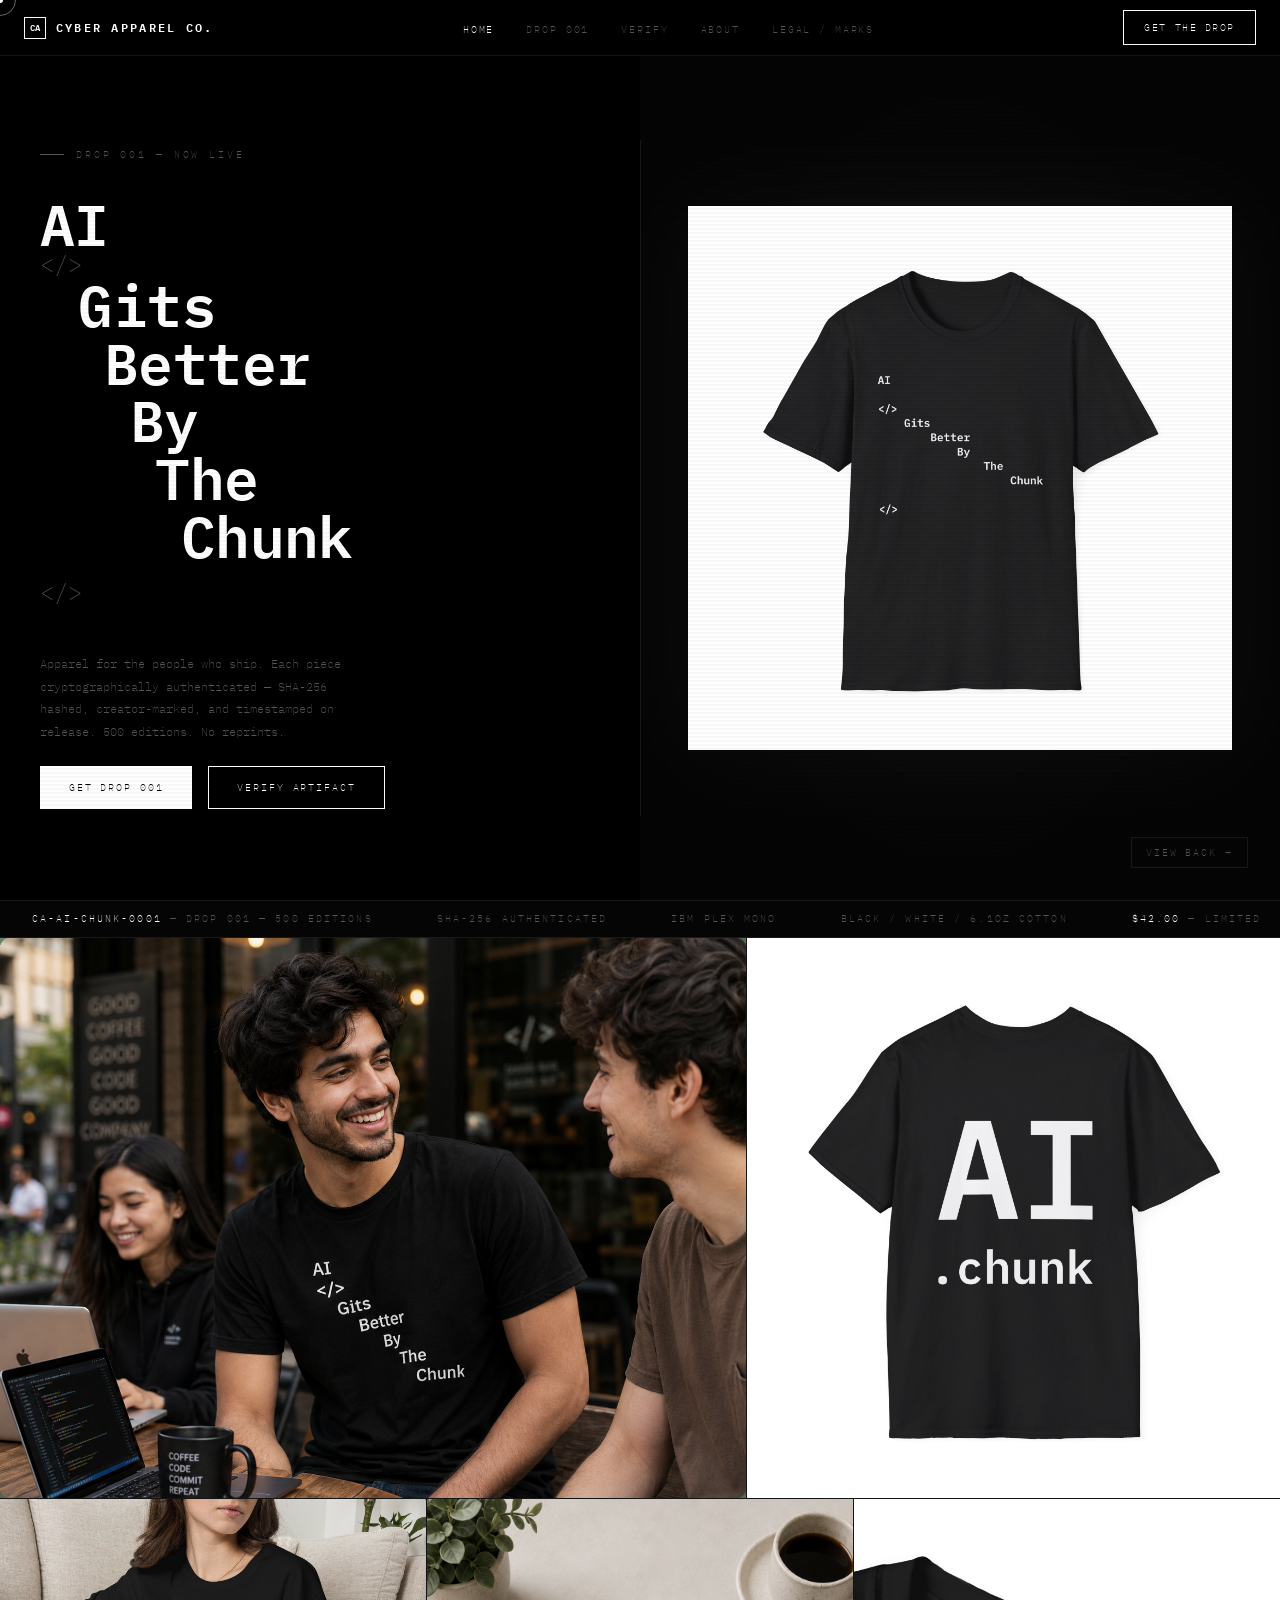
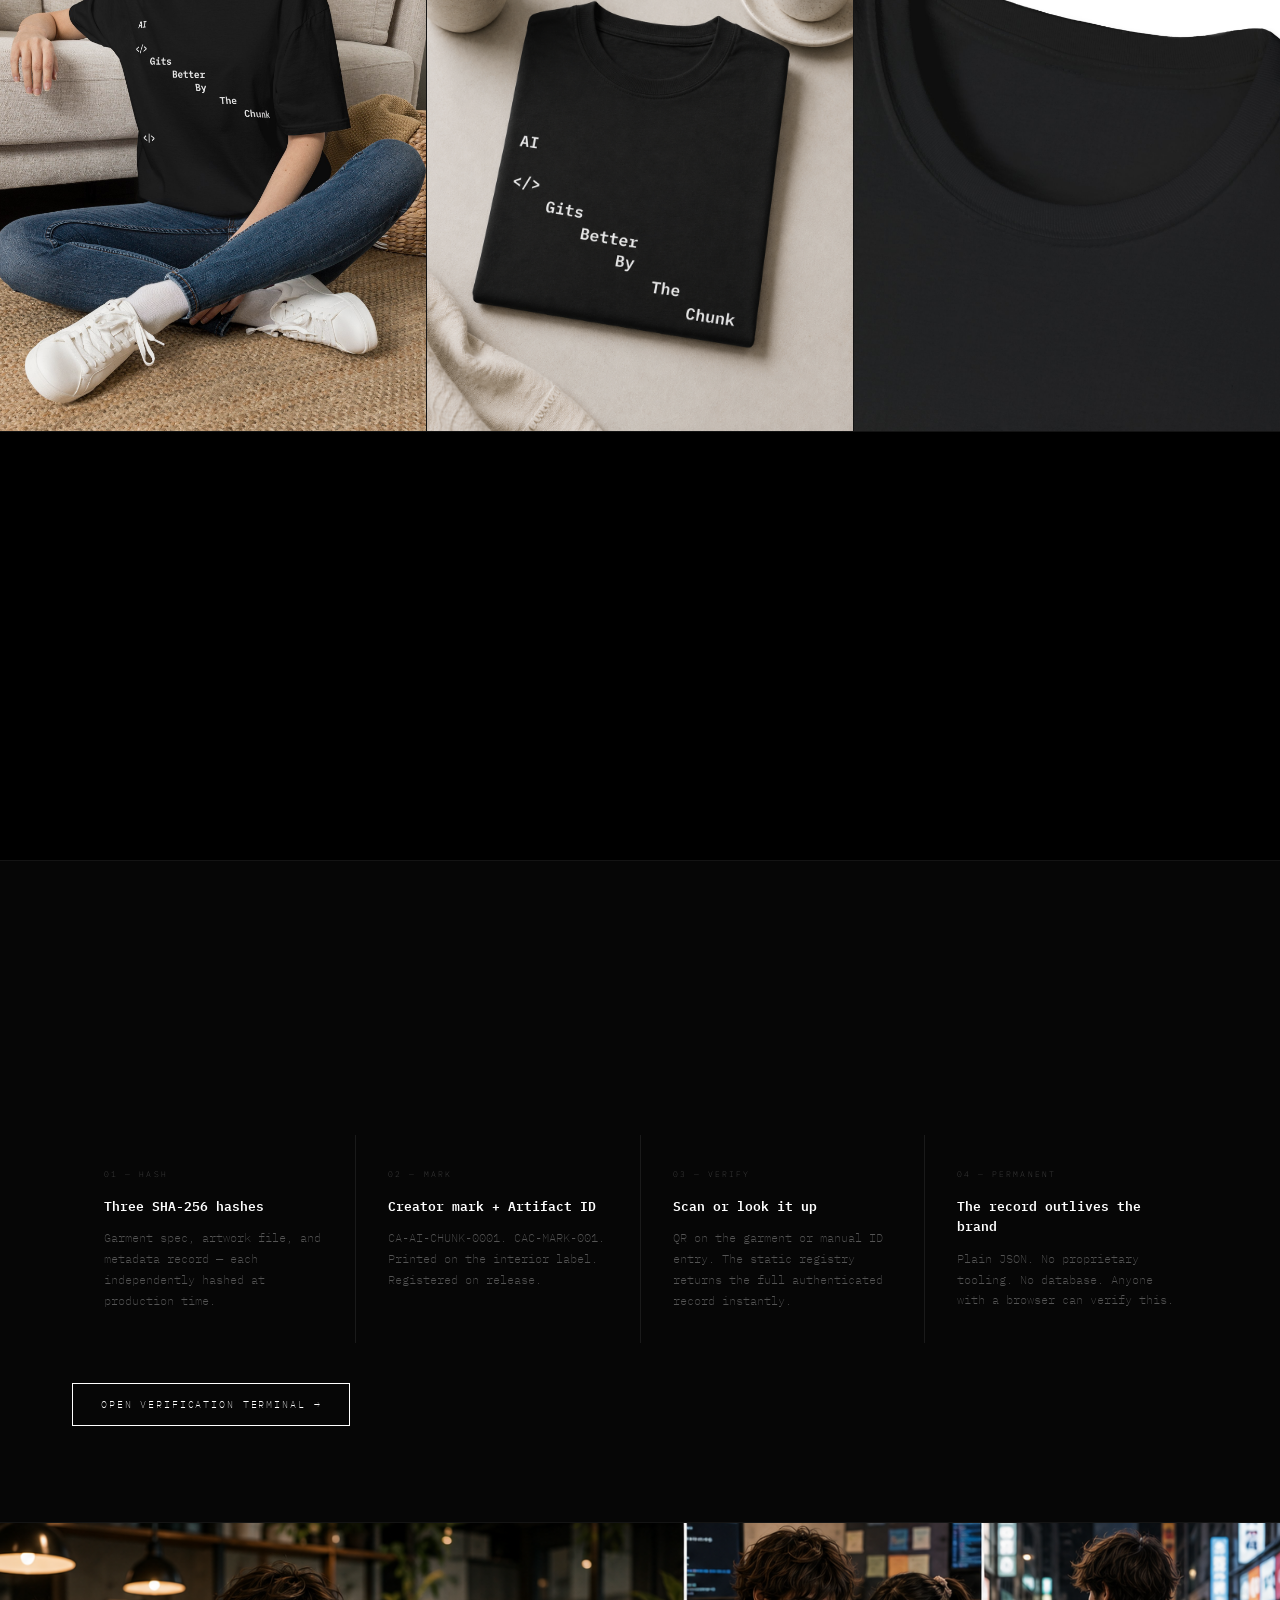
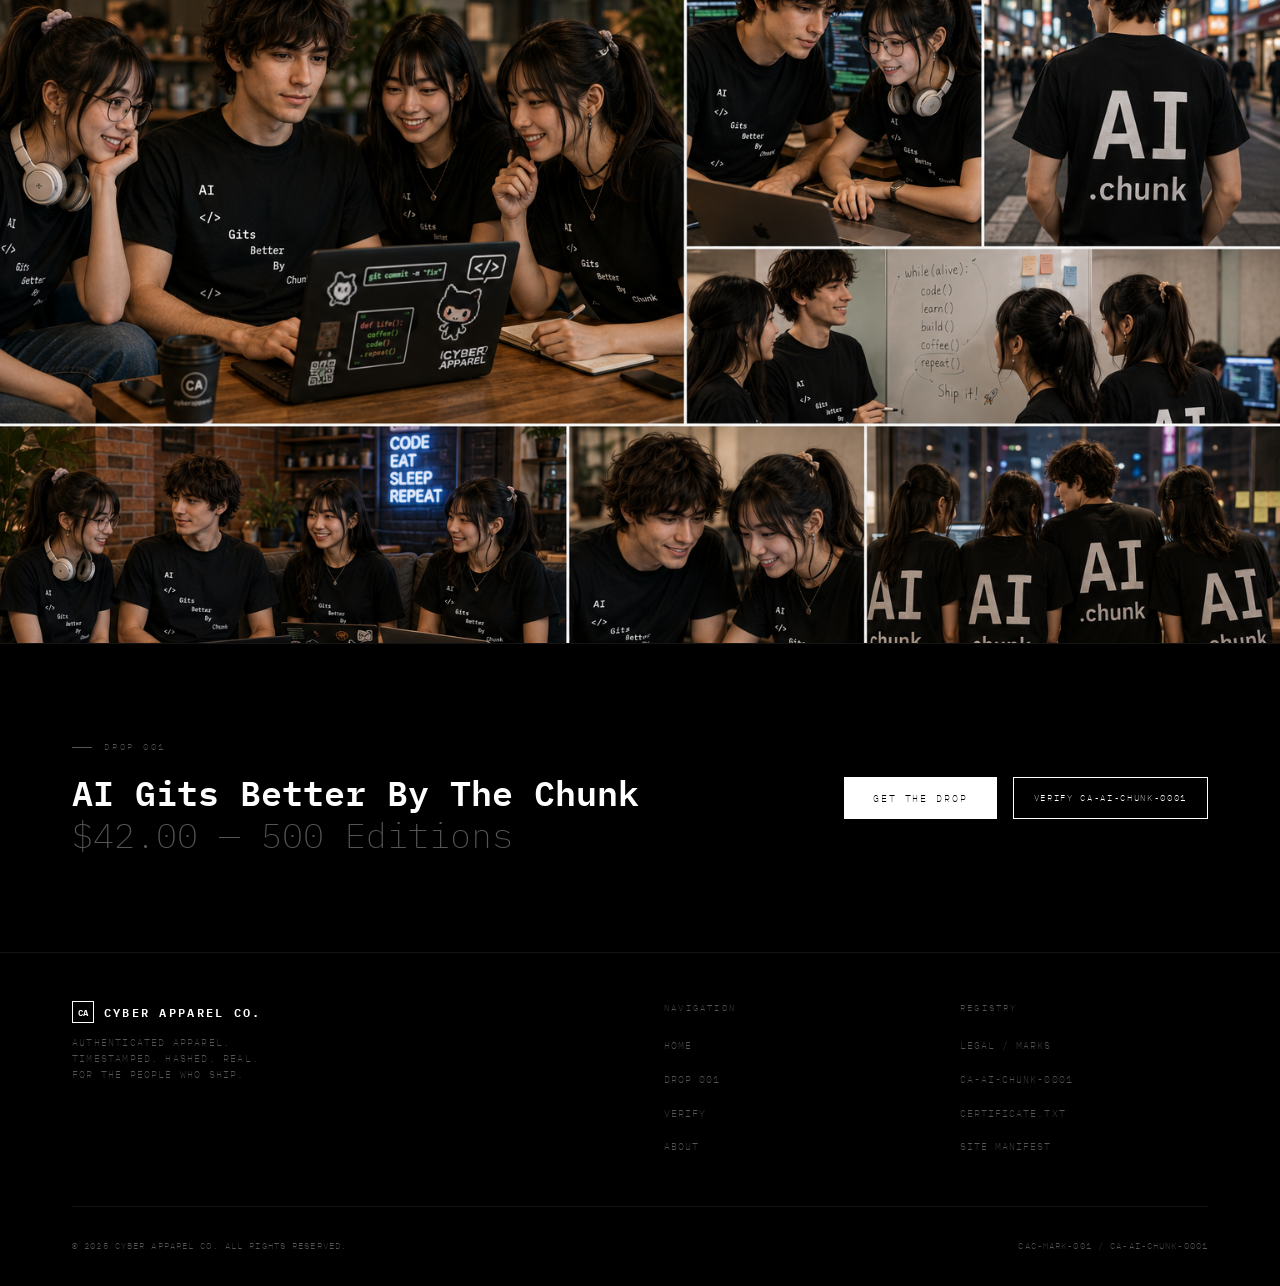
<file: index.html>
<!DOCTYPE html>
<html lang="en">
<head>
  <meta charset="UTF-8" />
  <meta name="viewport" content="width=device-width, initial-scale=1.0" />
  <title>Cyber Apparel Co. — For the People Who Ship</title>
  <meta name="description" content="Cyber Apparel Co. Drop 001 — AI Gits Better By The Chunk. Authenticated apparel for developers. SHA-256 verified." />
  <link rel="stylesheet" href="assets/css/style.css" />
  <style>
    /* Root-level path overrides for nav */
    .nav-links a[href^="pages/"] { }
  </style>
</head>
<body>

<!-- NAV -->
<nav class="nav">
  <a href="index.html" class="nav-logo">
    <span class="nav-logo-mark">CA</span>
    Cyber Apparel Co.
  </a>
  <ul class="nav-links">
    <li><a href="index.html" class="active">Home</a></li>
    <li><a href="pages/drop001.html">Drop 001</a></li>
    <li><a href="pages/verify.html">Verify</a></li>
    <li><a href="pages/about.html">About</a></li>
    <li><a href="pages/legal.html">Legal / Marks</a></li>
  </ul>
  <a href="pages/drop001.html" class="nav-cta">Get the Drop</a>
  <button class="nav-hamburger" id="hamburger" aria-label="Open menu">
    <span></span><span></span><span></span>
  </button>
</nav>

<div class="mobile-menu" id="mobile-menu">
  <a href="index.html">Home</a>
  <a href="pages/drop001.html">Drop 001</a>
  <a href="pages/verify.html">Verify</a>
  <a href="pages/about.html">About</a>
  <a href="pages/legal.html">Legal / Marks</a>
</div>

<div class="page-wrap">

  <!-- HERO -->
  <section class="hero">
    <!-- Left: cascade text mirroring the shirt design -->
    <div class="hero-left">
      <div class="hero-pre">Drop 001 — Now Live</div>

      <div class="cascade" aria-label="AI Gits Better By The Chunk">
        <span class="cascade-line">AI</span>
        <span class="cascade-line">&lt;/&gt;</span>
        <span class="cascade-line">Gits</span>
        <span class="cascade-line">Better</span>
        <span class="cascade-line">By</span>
        <span class="cascade-line">The</span>
        <span class="cascade-line">Chunk</span>
        <span class="cascade-line">&lt;/&gt;</span>
      </div>

      <div class="hero-sub">
        <p class="hero-desc">
          Apparel for the people who ship. Each piece cryptographically authenticated —
          SHA-256 hashed, creator-marked, and timestamped on release. 500 editions. No reprints.
        </p>
        <div class="hero-actions">
          <a href="pages/drop001.html" class="btn btn-fill">Get Drop 001</a>
          <a href="pages/verify.html" class="btn">Verify Artifact</a>
        </div>
      </div>
    </div>

    <!-- Right: shirt reveal with flip -->
    <div class="hero-right">
      <div class="hero-shirt-bg"></div>
      <div class="hero-shirt-wrap">
        <img
          id="hero-shirt-img"
          class="hero-shirt"
          src="assets/img/shirt-front.png"
          data-front="assets/img/shirt-front.png"
          data-back="assets/img/shirt-back.png"
          alt="AI Gits Better By The Chunk — Drop 001 T-Shirt Front"
        />
      </div>
      <button class="shirt-flip-btn" id="shirt-flip-btn">View Back →</button>
    </div>
  </section>

  <!-- TICKER -->
  <div class="ticker" aria-hidden="true">
    <div class="ticker-inner">
      <!-- Duplicated for seamless loop -->
      <span class="ticker-item"><span>CA-AI-CHUNK-0001</span> — Drop 001 — 500 Editions</span>
      <span class="ticker-item">SHA-256 Authenticated</span>
      <span class="ticker-item">IBM Plex Mono</span>
      <span class="ticker-item">Black / White / 6.1oz Cotton</span>
      <span class="ticker-item"><span>$42.00</span> — Limited</span>
      <span class="ticker-item">For the People Who Ship</span>
      <span class="ticker-item">git commit -m "drop 001"</span>
      <span class="ticker-item">AI Gits Better By The Chunk</span>
      <span class="ticker-item"><span>CA-AI-CHUNK-0001</span> — Drop 001 — 500 Editions</span>
      <span class="ticker-item">SHA-256 Authenticated</span>
      <span class="ticker-item">IBM Plex Mono</span>
      <span class="ticker-item">Black / White / 6.1oz Cotton</span>
      <span class="ticker-item"><span>$42.00</span> — Limited</span>
      <span class="ticker-item">For the People Who Ship</span>
      <span class="ticker-item">git commit -m "drop 001"</span>
      <span class="ticker-item">AI Gits Better By The Chunk</span>
    </div>
  </div>

  <!-- EDITORIAL PHOTO GRID -->
  <section class="section" style="padding:0;">
    <div class="editorial-grid">
      <div class="ed-cell ed-cell-1 reveal">
        <img src="assets/img/lifestyle-cafe.png" alt="Developer wearing the shirt at a cafe" loading="lazy" />
        <div class="ed-caption">The everyday build environment</div>
      </div>
      <div class="ed-cell ed-cell-2 reveal">
        <img src="assets/img/shirt-back.png" alt="AI .chunk back of shirt" loading="lazy" style="object-position:top center;" />
        <div class="ed-caption">AI .chunk — rear typography</div>
      </div>
      <div class="ed-cell ed-cell-3 reveal">
        <img src="assets/img/lifestyle.png" alt="Lifestyle" loading="lazy" />
        <div class="ed-caption">Wearable timestamp</div>
      </div>
      <div class="ed-cell ed-cell-4 reveal">
        <img src="assets/img/lifestyle-desk.png" alt="Folded shirt at desk" loading="lazy" />
        <div class="ed-caption">Before the first commit</div>
      </div>
      <div class="ed-cell ed-cell-5 reveal">
        <img src="assets/img/collar-closeup.png" alt="Collar closeup" loading="lazy" />
        <div class="ed-caption">IBM Plex Mono ExtraLight</div>
      </div>
    </div>
  </section>

  <hr class="rule" />

  <!-- PHILOSOPHY TEASER -->
  <section class="section">
    <div class="container">
      <div class="philosophy">
        <div class="philosophy-statement reveal">
          Every model<br/>
          <span class="accent">is a compression</span><br/>
          of what came<br/>
          before it.
        </div>
        <div class="philosophy-body">
          <p class="reveal">
            AI gets better by the chunk. Not in breakthroughs — in batches.
            Token by token. Commit by commit. The diagonal cascade on the front of this shirt
            is that trajectory made visible.
          </p>
          <p class="reveal">
            This is apparel for people who understand that. Who've sat in the glow of a
            terminal at 2am and watched something get better — one chunk at a time.
          </p>
          <div class="reveal" style="margin-top:1rem;">
            <a href="pages/about.html" class="btn btn-sm">The Full Story →</a>
          </div>
        </div>
      </div>
    </div>
  </section>

  <hr class="rule" />

  <!-- AUTHENTICATION CALLOUT -->
  <section class="section" style="background:#060606;">
    <div class="container">
      <div class="section-label reveal">Authentication Protocol</div>
      <h2 class="section-title reveal" style="margin-bottom:3rem;">Every piece is verifiable.<br/>Always.</h2>

      <div style="display:grid;grid-template-columns:repeat(auto-fit,minmax(220px,1fr));gap:1px;background:var(--border);" class="reveal">
        <div style="background:#060606;padding:2rem;">
          <div style="font-size:0.52rem;letter-spacing:0.25em;text-transform:uppercase;color:var(--dim);margin-bottom:1rem;">01 — HASH</div>
          <div style="font-size:0.8rem;font-weight:600;margin-bottom:0.75rem;">Three SHA-256 hashes</div>
          <p style="font-size:0.72rem;color:var(--dim);line-height:1.8;font-weight:200;">Garment spec, artwork file, and metadata record — each independently hashed at production time.</p>
        </div>
        <div style="background:#060606;padding:2rem;">
          <div style="font-size:0.52rem;letter-spacing:0.25em;text-transform:uppercase;color:var(--dim);margin-bottom:1rem;">02 — MARK</div>
          <div style="font-size:0.8rem;font-weight:600;margin-bottom:0.75rem;">Creator mark + Artifact ID</div>
          <p style="font-size:0.72rem;color:var(--dim);line-height:1.8;font-weight:200;">CA-AI-CHUNK-0001. CAC-MARK-001. Printed on the interior label. Registered on release.</p>
        </div>
        <div style="background:#060606;padding:2rem;">
          <div style="font-size:0.52rem;letter-spacing:0.25em;text-transform:uppercase;color:var(--dim);margin-bottom:1rem;">03 — VERIFY</div>
          <div style="font-size:0.8rem;font-weight:600;margin-bottom:0.75rem;">Scan or look it up</div>
          <p style="font-size:0.72rem;color:var(--dim);line-height:1.8;font-weight:200;">QR on the garment or manual ID entry. The static registry returns the full authenticated record instantly.</p>
        </div>
        <div style="background:#060606;padding:2rem;">
          <div style="font-size:0.52rem;letter-spacing:0.25em;text-transform:uppercase;color:var(--dim);margin-bottom:1rem;">04 — PERMANENT</div>
          <div style="font-size:0.8rem;font-weight:600;margin-bottom:0.75rem;">The record outlives the brand</div>
          <p style="font-size:0.72rem;color:var(--dim);line-height:1.8;font-weight:200;">Plain JSON. No proprietary tooling. No database. Anyone with a browser can verify this.</p>
        </div>
      </div>

      <div class="reveal" style="margin-top:2.5rem;">
        <a href="pages/verify.html" class="btn">Open Verification Terminal →</a>
      </div>
    </div>
  </section>

  <hr class="rule" />

  <!-- LIFESTYLE COLLAGE -->
  <section class="section" style="padding:0;overflow:hidden;">
    <img
      src="assets/img/lifestyle-collage.png"
      alt="Drop 001 lifestyle shots — developers in the wild"
      style="width:100%;display:block;max-height:80vh;object-fit:cover;object-position:top;"
      class="reveal"
      loading="lazy"
    />
  </section>

  <hr class="rule" />

  <!-- DROP CTA -->
  <section class="section">
    <div class="container" style="display:flex;justify-content:space-between;align-items:center;flex-wrap:wrap;gap:2rem;">
      <div>
        <div class="section-label reveal">Drop 001</div>
        <div class="reveal" style="font-size:clamp(1.4rem,3vw,2.2rem);font-weight:600;line-height:1.2;margin-top:0.5rem;">
          AI Gits Better By The Chunk<br/>
          <span style="color:var(--dim);font-weight:200;">$42.00 — 500 Editions</span>
        </div>
      </div>
      <div class="reveal" style="display:flex;gap:1rem;flex-wrap:wrap;">
        <a href="pages/drop001.html" class="btn btn-fill">Get the Drop</a>
        <a href="pages/verify.html" class="btn btn-sm">Verify CA-AI-CHUNK-0001</a>
      </div>
    </div>
  </section>

  <!-- FOOTER -->
  <footer class="footer">
    <div class="container">
      <div class="footer-grid">
        <div class="footer-brand">
          <div class="footer-logo">
            <span class="nav-logo-mark">CA</span>
            Cyber Apparel Co.
          </div>
          <div class="footer-tagline">
            Authenticated Apparel.<br/>
            Timestamped. Hashed. Real.<br/>
            For the people who ship.
          </div>
        </div>
        <div>
          <div class="footer-col-title">Navigation</div>
          <ul class="footer-links">
            <li><a href="index.html">Home</a></li>
            <li><a href="pages/drop001.html">Drop 001</a></li>
            <li><a href="pages/verify.html">Verify</a></li>
            <li><a href="pages/about.html">About</a></li>
          </ul>
        </div>
        <div>
          <div class="footer-col-title">Registry</div>
          <ul class="footer-links">
            <li><a href="pages/legal.html">Legal / Marks</a></li>
            <li><a href="pages/verify.html?id=CA-AI-CHUNK-0001">CA-AI-CHUNK-0001</a></li>
            <li><a href="artifacts/CA-AI-CHUNK-0001/certificate.txt">Certificate.txt</a></li>
            <li><a href="data/site-manifest.json">Site Manifest</a></li>
          </ul>
        </div>
      </div>
      <div class="footer-bottom">
        <span class="footer-copy">© 2025 Cyber Apparel Co. All rights reserved.</span>
        <span class="footer-copy">CAC-MARK-001 / CA-AI-CHUNK-0001</span>
      </div>
    </div>
  </footer>

</div><!-- /page-wrap -->
<script src="assets/js/main.js"></script>
</body>
</html>
</file>
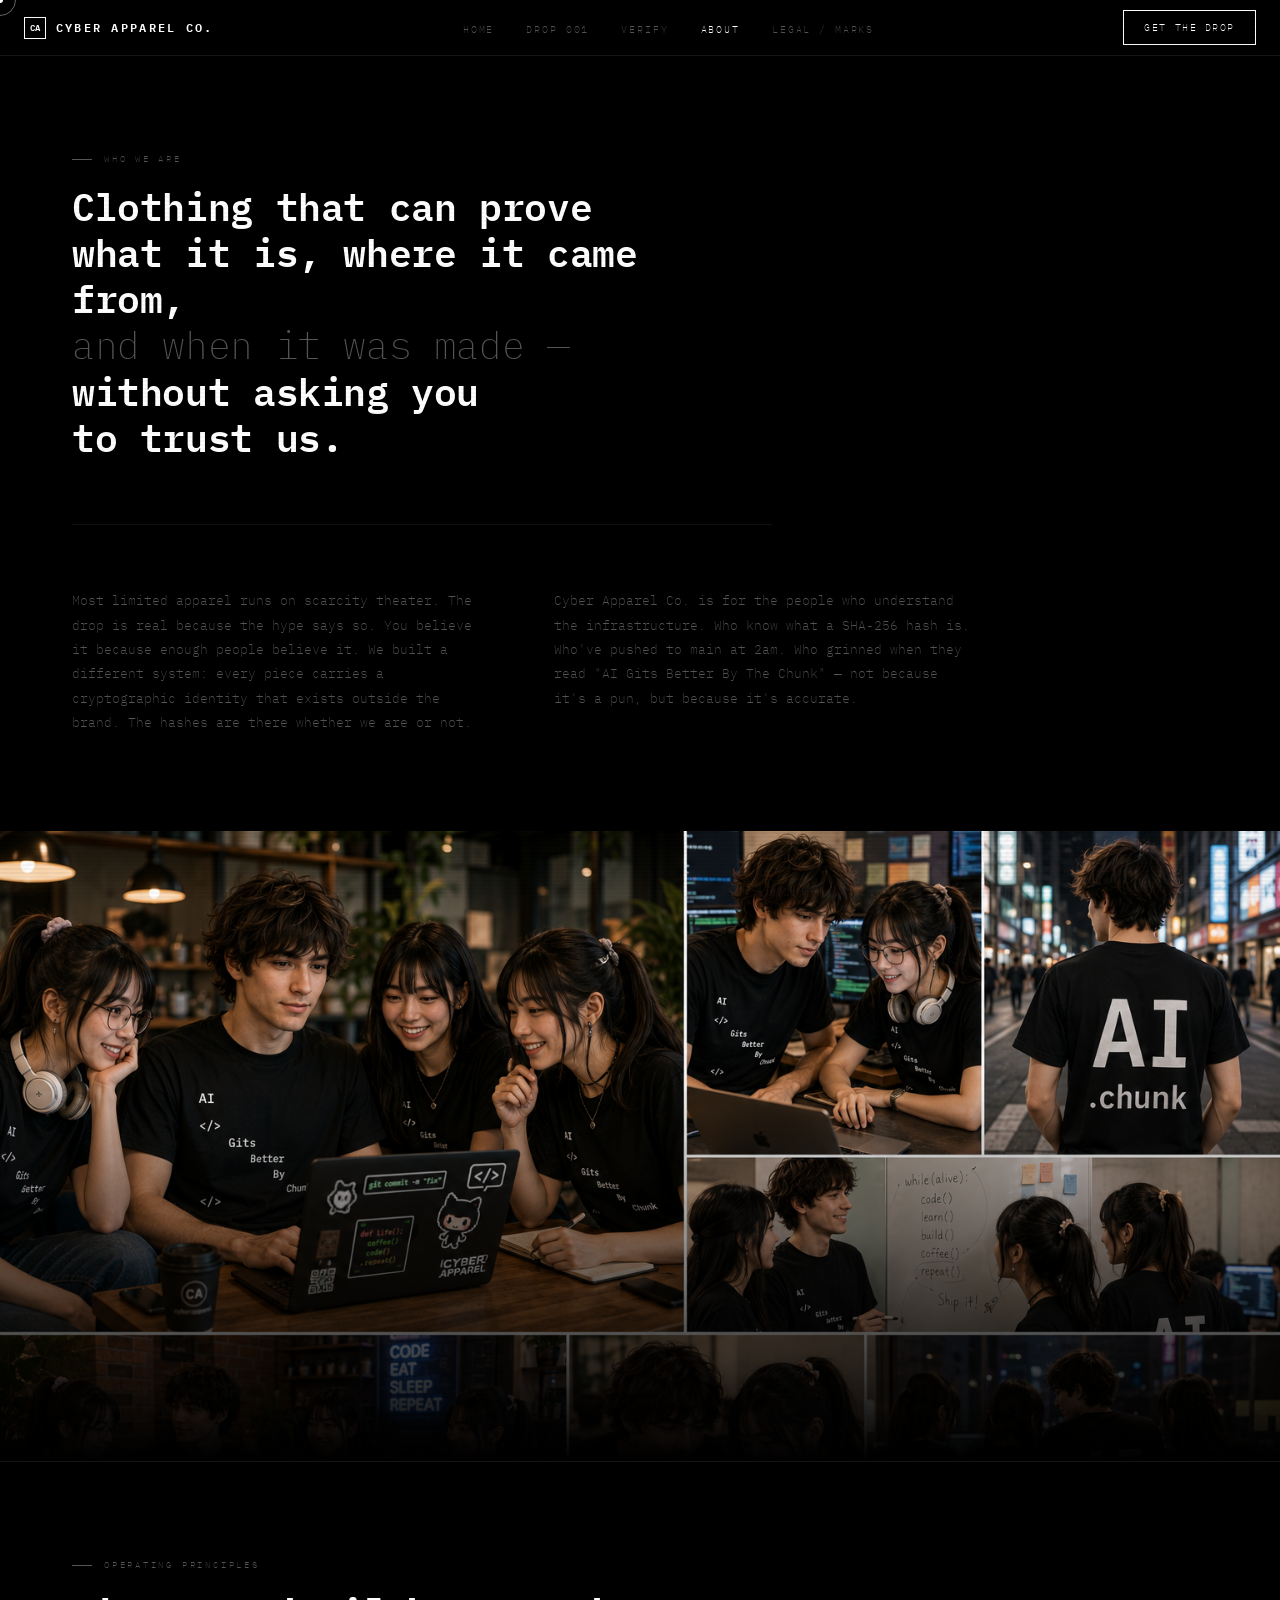
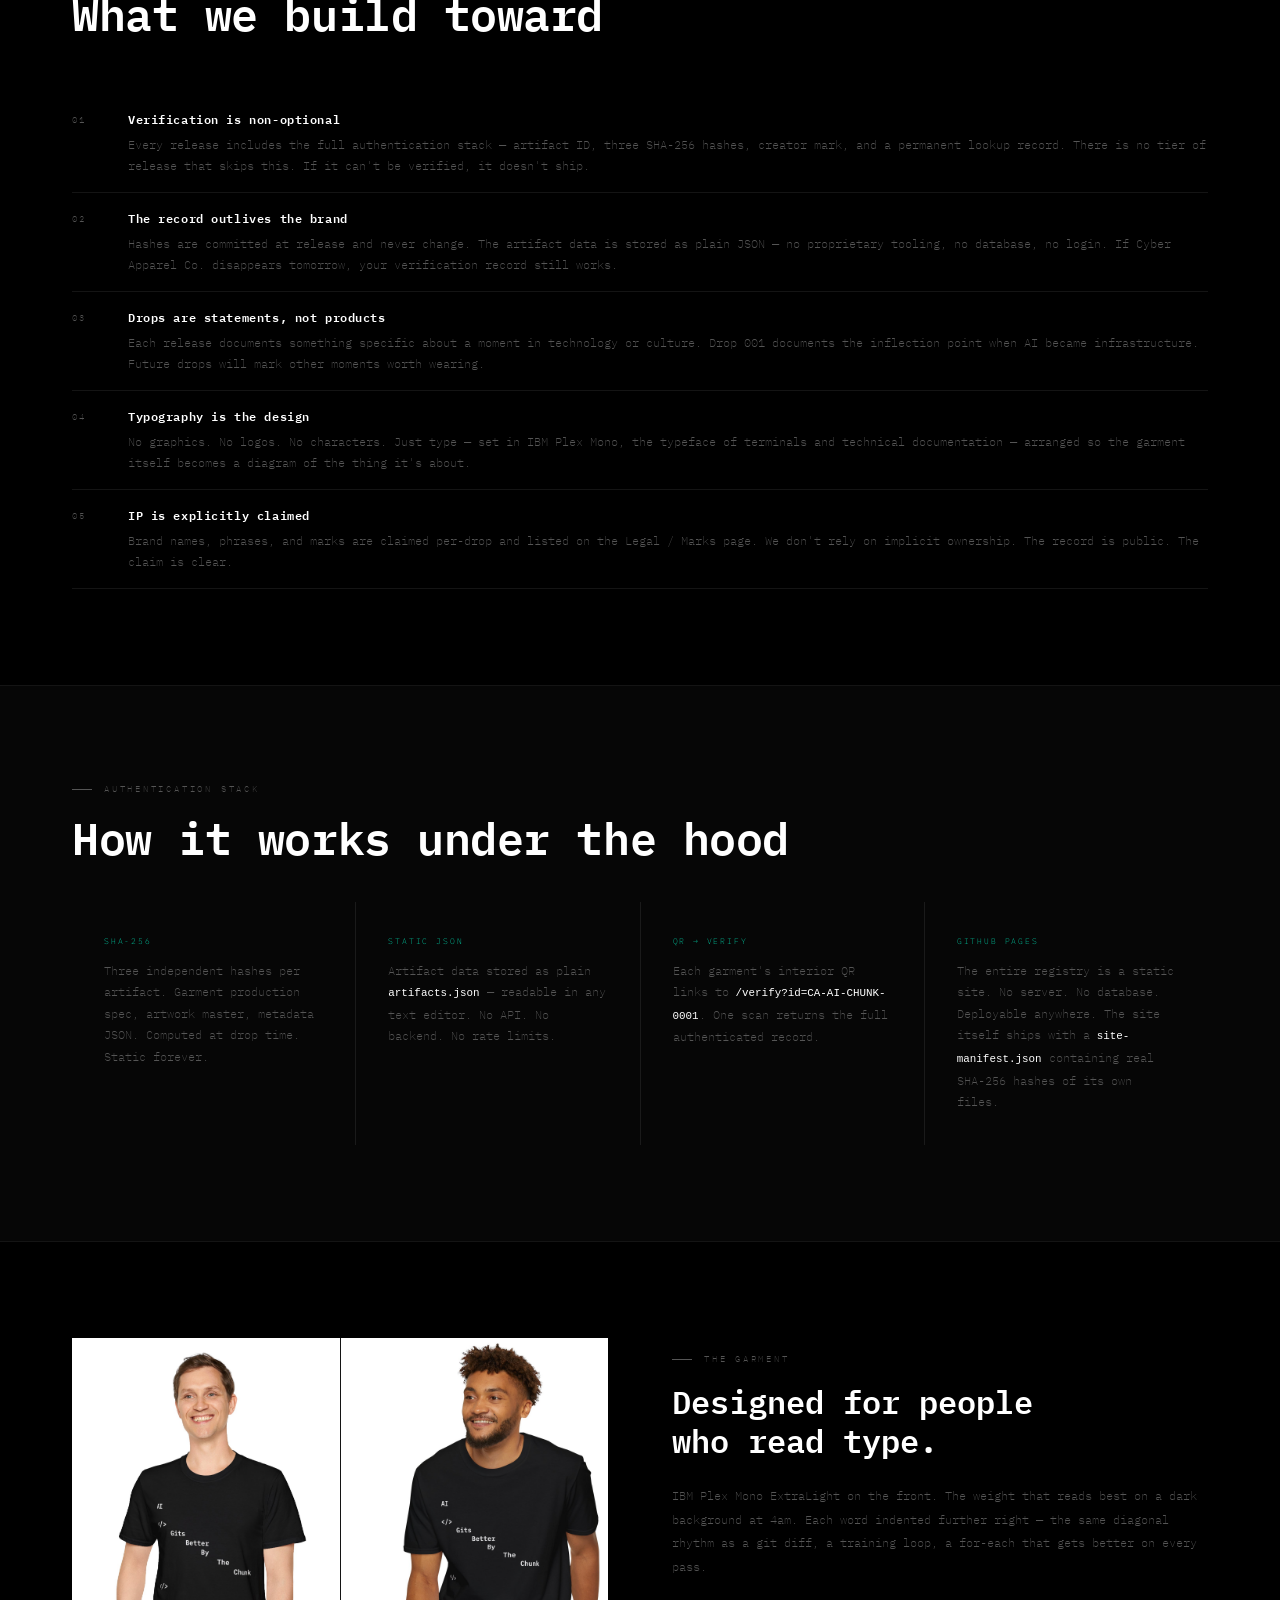
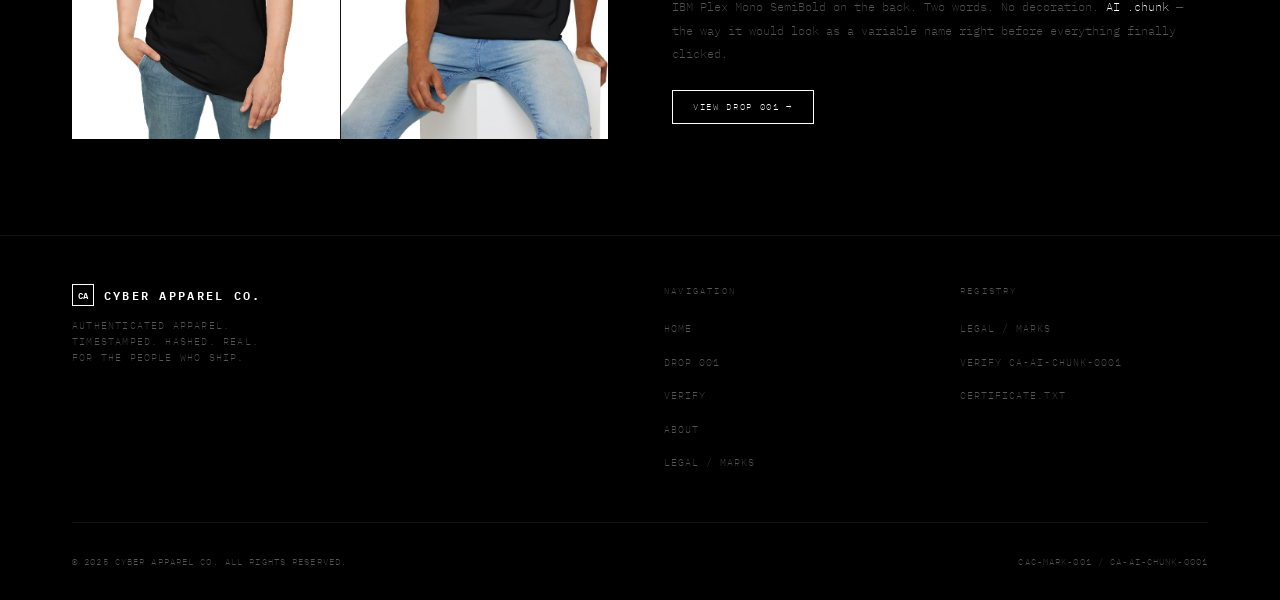
<file: pages/about.html>
<!DOCTYPE html>
<html lang="en">
<head>
  <meta charset="UTF-8" />
  <meta name="viewport" content="width=device-width, initial-scale=1.0" />
  <title>About — Cyber Apparel Co.</title>
  <meta name="description" content="Cyber Apparel Co. — apparel for the people who ship. The philosophy behind authenticated developer clothing." />
  <link rel="stylesheet" href="../assets/css/style.css" />
</head>
<body>

<!-- NAV -->
<nav class="nav">
  <a href="../index.html" class="nav-logo">
    <span class="nav-logo-mark">CA</span>
    Cyber Apparel Co.
  </a>
  <ul class="nav-links">
    <li><a href="../index.html">Home</a></li>
    <li><a href="drop001.html">Drop 001</a></li>
    <li><a href="verify.html">Verify</a></li>
    <li><a href="about.html" class="active">About</a></li>
    <li><a href="legal.html">Legal / Marks</a></li>
  </ul>
  <a href="drop001.html" class="nav-cta">Get the Drop</a>
  <button class="nav-hamburger" id="hamburger" aria-label="Open menu">
    <span></span><span></span><span></span>
  </button>
</nav>

<div class="mobile-menu" id="mobile-menu">
  <a href="../index.html">Home</a>
  <a href="drop001.html">Drop 001</a>
  <a href="verify.html">Verify</a>
  <a href="about.html">About</a>
  <a href="legal.html">Legal / Marks</a>
</div>

<div class="page-wrap">

  <!-- OPENER -->
  <section class="section">
    <div class="container">
      <div class="section-label">Who We Are</div>
      <div class="about-opener">
        Clothing that can prove<br/>
        what it is, where it came from,<br/>
        <span class="muted">and when it was made —</span><br/>
        without asking you<br/>
        to trust us.
      </div>

      <div style="display:grid;grid-template-columns:1fr 1fr;gap:4rem;max-width:900px;" class="reveal">
        <p style="font-size:0.8rem;color:var(--dim);line-height:1.9;font-weight:200;">
          Most limited apparel runs on scarcity theater. The drop is real because the hype says so.
          You believe it because enough people believe it. We built a different system:
          every piece carries a cryptographic identity that exists outside the brand.
          The hashes are there whether we are or not.
        </p>
        <p style="font-size:0.8rem;color:var(--dim);line-height:1.9;font-weight:200;">
          Cyber Apparel Co. is for the people who understand the infrastructure.
          Who know what a SHA-256 hash is. Who've pushed to main at 2am.
          Who grinned when they read "AI Gits Better By The Chunk" — not because it's a pun,
          but because it's accurate.
        </p>
      </div>
    </div>
  </section>

  <!-- FULL-BLEED LIFESTYLE -->
  <div style="position:relative;overflow:hidden;max-height:70vh;">
    <img
      src="../assets/img/lifestyle-collage.png"
      alt="Cyber Apparel Co. — people who ship"
      style="width:100%;object-fit:cover;object-position:top;max-height:70vh;display:block;"
      loading="lazy"
    />
    <div style="position:absolute;inset:0;background:linear-gradient(to bottom,transparent 40%,var(--black) 100%);pointer-events:none;"></div>
  </div>

  <hr class="rule" />

  <!-- PRINCIPLES -->
  <section class="section">
    <div class="container">
      <div class="section-label reveal">Operating Principles</div>
      <h2 class="section-title reveal" style="margin-bottom:3.5rem;">What we build toward</h2>

      <ul class="principle-list">
        <li class="principle-item reveal">
          <span class="principle-num">01</span>
          <div class="principle-text">
            <strong>Verification is non-optional</strong>
            Every release includes the full authentication stack — artifact ID, three SHA-256 hashes,
            creator mark, and a permanent lookup record. There is no tier of release that skips this.
            If it can't be verified, it doesn't ship.
          </div>
        </li>
        <li class="principle-item reveal">
          <span class="principle-num">02</span>
          <div class="principle-text">
            <strong>The record outlives the brand</strong>
            Hashes are committed at release and never change. The artifact data is stored as plain JSON —
            no proprietary tooling, no database, no login. If Cyber Apparel Co. disappears tomorrow,
            your verification record still works.
          </div>
        </li>
        <li class="principle-item reveal">
          <span class="principle-num">03</span>
          <div class="principle-text">
            <strong>Drops are statements, not products</strong>
            Each release documents something specific about a moment in technology or culture.
            Drop 001 documents the inflection point when AI became infrastructure.
            Future drops will mark other moments worth wearing.
          </div>
        </li>
        <li class="principle-item reveal">
          <span class="principle-num">04</span>
          <div class="principle-text">
            <strong>Typography is the design</strong>
            No graphics. No logos. No characters. Just type — set in IBM Plex Mono, the typeface
            of terminals and technical documentation — arranged so the garment itself becomes a diagram
            of the thing it's about.
          </div>
        </li>
        <li class="principle-item reveal">
          <span class="principle-num">05</span>
          <div class="principle-text">
            <strong>IP is explicitly claimed</strong>
            Brand names, phrases, and marks are claimed per-drop and listed on the Legal / Marks page.
            We don't rely on implicit ownership. The record is public. The claim is clear.
          </div>
        </li>
      </ul>
    </div>
  </section>

  <hr class="rule" />

  <!-- TECHNICAL STACK -->
  <section class="section" style="background:#060606;">
    <div class="container">
      <div class="section-label reveal">Authentication Stack</div>
      <h2 class="section-title reveal" style="margin-bottom:2.5rem;">How it works under the hood</h2>

      <div style="display:grid;grid-template-columns:repeat(auto-fit,minmax(220px,1fr));gap:1px;background:var(--border);" class="reveal">
        <div style="background:#060606;padding:2rem;">
          <div style="font-family:var(--font);font-size:0.52rem;letter-spacing:0.22em;text-transform:uppercase;color:var(--mint);margin-bottom:0.75rem;">SHA-256</div>
          <p style="font-size:0.75rem;color:var(--dim);line-height:1.8;font-weight:200;">
            Three independent hashes per artifact. Garment production spec, artwork master, metadata JSON.
            Computed at drop time. Static forever.
          </p>
        </div>
        <div style="background:#060606;padding:2rem;">
          <div style="font-family:var(--font);font-size:0.52rem;letter-spacing:0.22em;text-transform:uppercase;color:var(--mint);margin-bottom:0.75rem;">Static JSON</div>
          <p style="font-size:0.75rem;color:var(--dim);line-height:1.8;font-weight:200;">
            Artifact data stored as plain <code style="color:var(--white);font-size:0.68rem;">artifacts.json</code> —
            readable in any text editor. No API. No backend. No rate limits.
          </p>
        </div>
        <div style="background:#060606;padding:2rem;">
          <div style="font-family:var(--font);font-size:0.52rem;letter-spacing:0.22em;text-transform:uppercase;color:var(--mint);margin-bottom:0.75rem;">QR → Verify</div>
          <p style="font-size:0.75rem;color:var(--dim);line-height:1.8;font-weight:200;">
            Each garment's interior QR links to <code style="color:var(--white);font-size:0.68rem;">/verify?id=CA-AI-CHUNK-0001</code>.
            One scan returns the full authenticated record.
          </p>
        </div>
        <div style="background:#060606;padding:2rem;">
          <div style="font-family:var(--font);font-size:0.52rem;letter-spacing:0.22em;text-transform:uppercase;color:var(--mint);margin-bottom:0.75rem;">GitHub Pages</div>
          <p style="font-size:0.75rem;color:var(--dim);line-height:1.8;font-weight:200;">
            The entire registry is a static site. No server. No database. Deployable anywhere.
            The site itself ships with a <code style="color:var(--white);font-size:0.68rem;">site-manifest.json</code>
            containing real SHA-256 hashes of its own files.
          </p>
        </div>
      </div>
    </div>
  </section>

  <hr class="rule" />

  <!-- SPLIT: models + text -->
  <section class="section">
    <div class="container">
      <div style="display:grid;grid-template-columns:1fr 1fr;gap:4rem;align-items:center;">
        <div style="display:grid;grid-template-columns:1fr 1fr;gap:1px;background:var(--border);" class="reveal">
          <img src="../assets/img/model-2.png" alt="Drop 001 model" style="width:100%;aspect-ratio:2/3;object-fit:cover;object-position:top;background:#050505;" loading="lazy" />
          <img src="../assets/img/model-4.png" alt="Drop 001 model" style="width:100%;aspect-ratio:2/3;object-fit:cover;object-position:top;background:#050505;" loading="lazy" />
        </div>
        <div class="reveal">
          <div class="section-label">The Garment</div>
          <h3 style="font-size:clamp(1.4rem,2.5vw,2rem);font-weight:600;line-height:1.2;margin:0.75rem 0 1.5rem;">
            Designed for people<br/>who read type.
          </h3>
          <p style="font-size:0.78rem;color:var(--dim);line-height:1.9;font-weight:200;margin-bottom:1rem;">
            IBM Plex Mono ExtraLight on the front. The weight that reads best on a dark background
            at 4am. Each word indented further right — the same diagonal rhythm as a git diff,
            a training loop, a for-each that gets better on every pass.
          </p>
          <p style="font-size:0.78rem;color:var(--dim);line-height:1.9;font-weight:200;margin-bottom:1.5rem;">
            IBM Plex Mono SemiBold on the back. Two words. No decoration.
            <span style="color:var(--white);">AI .chunk</span> — the way it would look
            as a variable name right before everything finally clicked.
          </p>
          <a href="drop001.html" class="btn btn-sm">View Drop 001 →</a>
        </div>
      </div>
    </div>
  </section>

  <!-- FOOTER -->
  <footer class="footer">
    <div class="container">
      <div class="footer-grid">
        <div class="footer-brand">
          <div class="footer-logo">
            <span class="nav-logo-mark">CA</span>
            Cyber Apparel Co.
          </div>
          <div class="footer-tagline">
            Authenticated Apparel.<br/>Timestamped. Hashed. Real.<br/>
            For the people who ship.
          </div>
        </div>
        <div>
          <div class="footer-col-title">Navigation</div>
          <ul class="footer-links">
            <li><a href="../index.html">Home</a></li>
            <li><a href="drop001.html">Drop 001</a></li>
            <li><a href="verify.html">Verify</a></li>
            <li><a href="about.html">About</a></li>
            <li><a href="legal.html">Legal / Marks</a></li>
          </ul>
        </div>
        <div>
          <div class="footer-col-title">Registry</div>
          <ul class="footer-links">
            <li><a href="legal.html">Legal / Marks</a></li>
            <li><a href="verify.html?id=CA-AI-CHUNK-0001">Verify CA-AI-CHUNK-0001</a></li>
            <li><a href="../artifacts/CA-AI-CHUNK-0001/certificate.txt">Certificate.txt</a></li>
          </ul>
        </div>
      </div>
      <div class="footer-bottom">
        <span class="footer-copy">© 2025 Cyber Apparel Co. All rights reserved.</span>
        <span class="footer-copy">CAC-MARK-001 / CA-AI-CHUNK-0001</span>
      </div>
    </div>
  </footer>

</div>
<script src="../assets/js/main.js"></script>
</body>
</html>
</file>
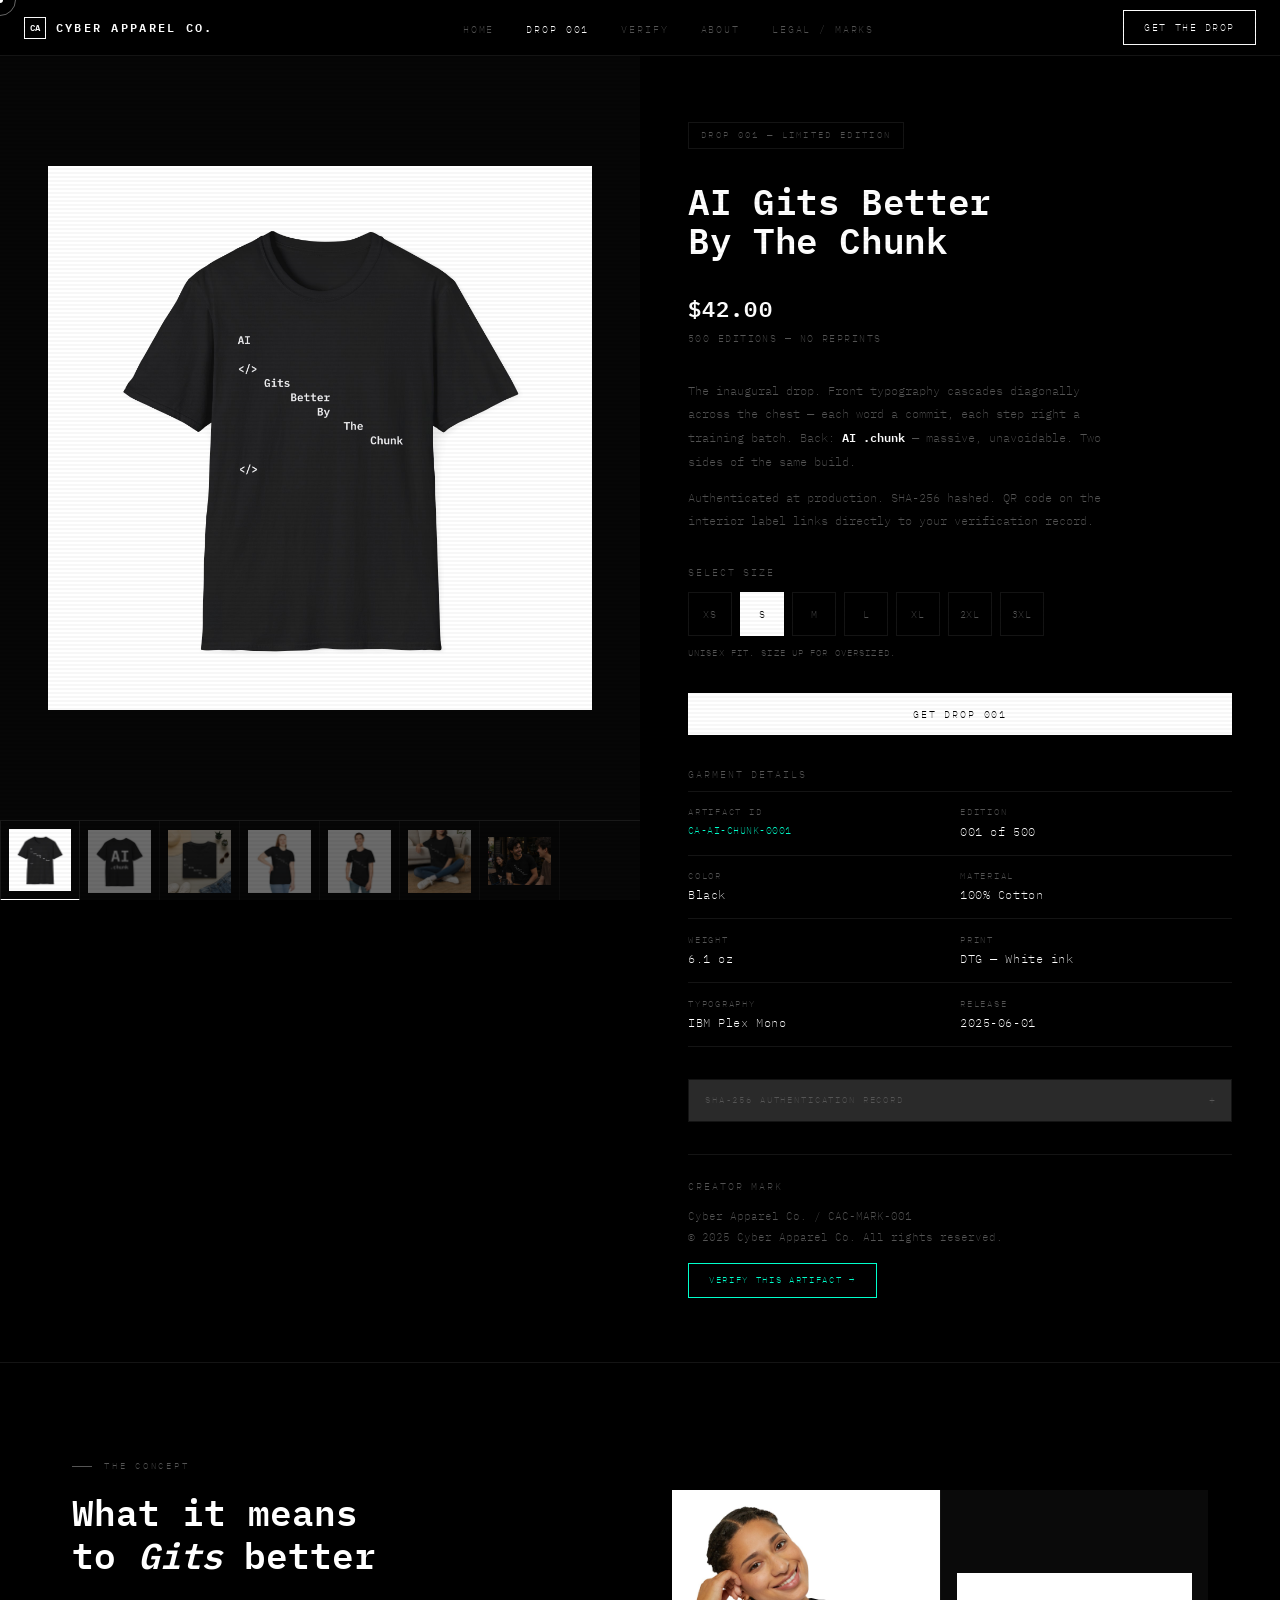
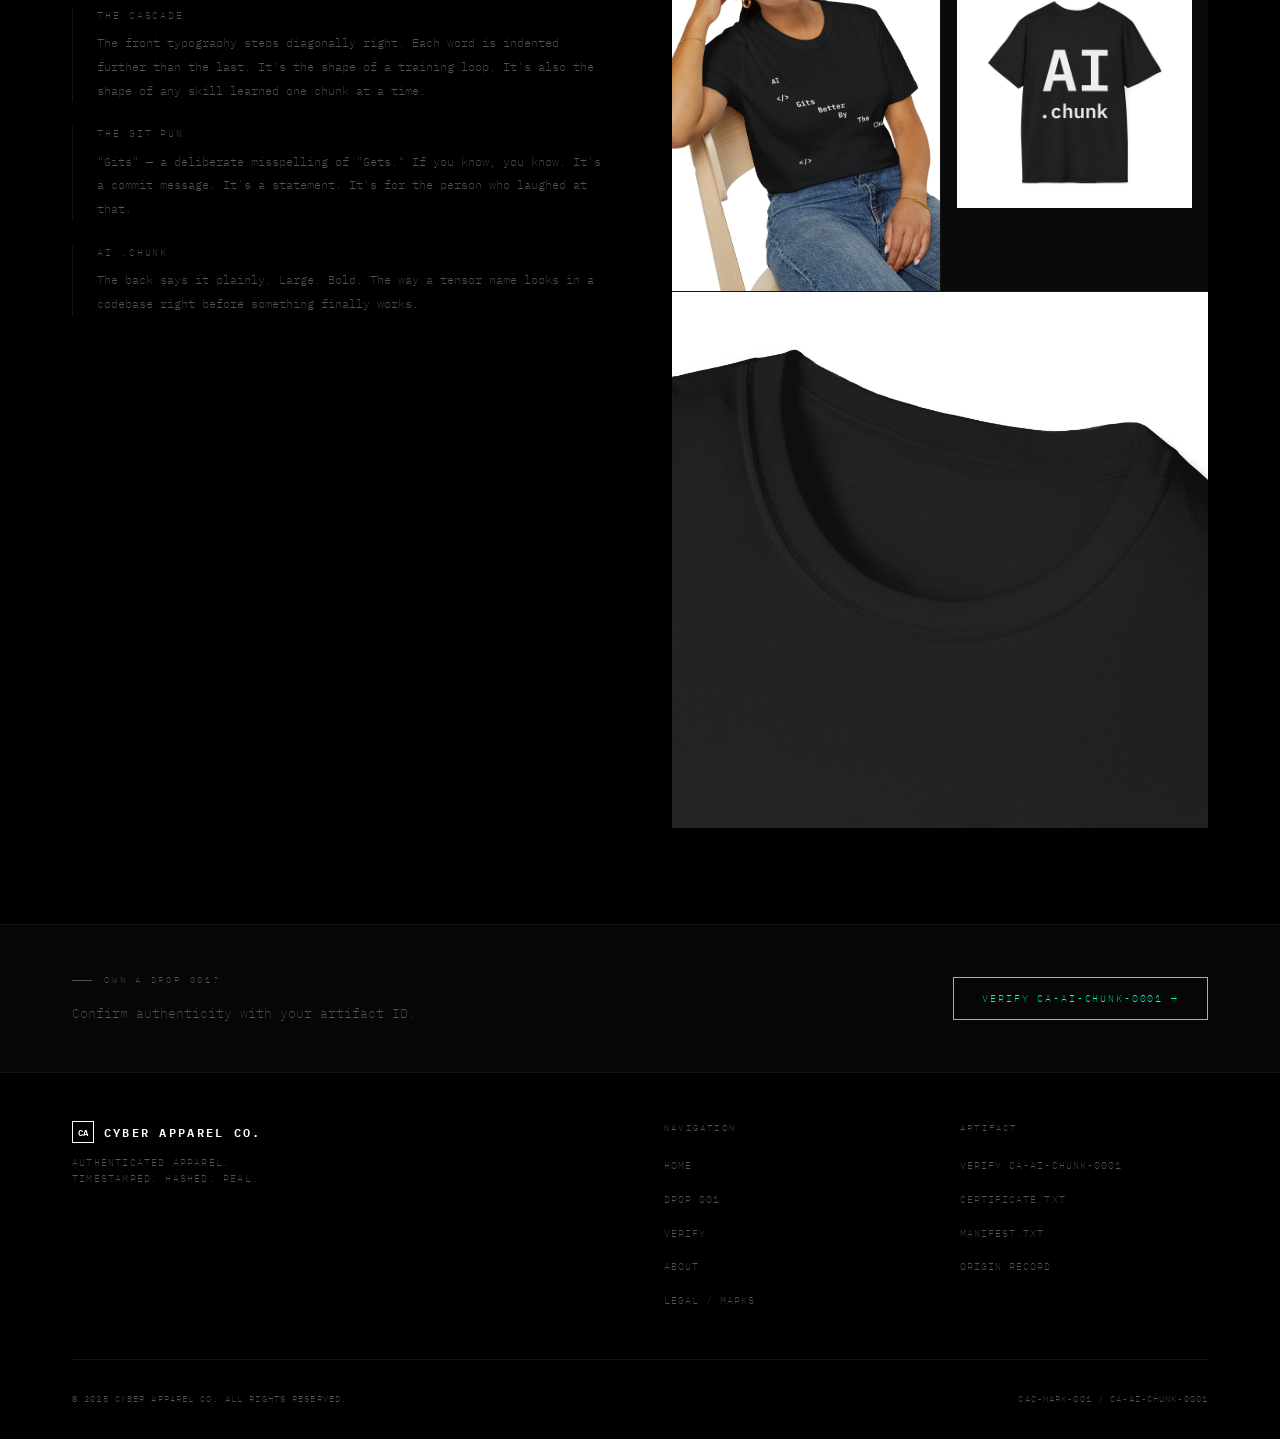
<file: pages/drop001.html>
<!DOCTYPE html>
<html lang="en">
<head>
  <meta charset="UTF-8" />
  <meta name="viewport" content="width=device-width, initial-scale=1.0" />
  <title>Drop 001: AI Gits Better By The Chunk — Cyber Apparel Co.</title>
  <meta name="description" content="Drop 001 — AI Gits Better By The Chunk. 500 authenticated editions. $42. IBM Plex Mono. SHA-256 hashed." />
  <link rel="stylesheet" href="../assets/css/style.css" />
</head>
<body>

<!-- NAV -->
<nav class="nav">
  <a href="../index.html" class="nav-logo">
    <span class="nav-logo-mark">CA</span>
    Cyber Apparel Co.
  </a>
  <ul class="nav-links">
    <li><a href="../index.html">Home</a></li>
    <li><a href="drop001.html" class="active">Drop 001</a></li>
    <li><a href="verify.html">Verify</a></li>
    <li><a href="about.html">About</a></li>
    <li><a href="legal.html">Legal / Marks</a></li>
  </ul>
  <a href="#size-select" class="nav-cta">Get the Drop</a>
  <button class="nav-hamburger" id="hamburger" aria-label="Open menu">
    <span></span><span></span><span></span>
  </button>
</nav>

<div class="mobile-menu" id="mobile-menu">
  <a href="../index.html">Home</a>
  <a href="drop001.html">Drop 001</a>
  <a href="verify.html">Verify</a>
  <a href="about.html">About</a>
  <a href="legal.html">Legal / Marks</a>
</div>

<div class="page-wrap">

  <!-- PRODUCT SECTION: sticky gallery + scrolling details -->
  <div class="product-section">

    <!-- Sticky gallery -->
    <div class="product-gallery">
      <div class="gallery-main">
        <img
          id="gallery-main-img"
          src="../assets/img/shirt-front.png"
          alt="AI Gits Better By The Chunk — Drop 001 Front"
        />
      </div>
      <div class="gallery-thumbs">
        <button class="gallery-thumb active" data-src="../assets/img/shirt-front.png" aria-label="Front view">
          <img src="../assets/img/shirt-front.png" alt="Front" />
        </button>
        <button class="gallery-thumb" data-src="../assets/img/shirt-back.png" aria-label="Back view">
          <img src="../assets/img/shirt-back.png" alt="Back" />
        </button>
        <button class="gallery-thumb" data-src="../assets/img/shirt-folded.png" aria-label="Folded">
          <img src="../assets/img/shirt-folded.png" alt="Folded" />
        </button>
        <button class="gallery-thumb" data-src="../assets/img/model-1.png" aria-label="Model — female">
          <img src="../assets/img/model-1.png" alt="Model front" />
        </button>
        <button class="gallery-thumb" data-src="../assets/img/model-2.png" aria-label="Model — male">
          <img src="../assets/img/model-2.png" alt="Model front" />
        </button>
        <button class="gallery-thumb" data-src="../assets/img/lifestyle.png" aria-label="Lifestyle">
          <img src="../assets/img/lifestyle.png" alt="Lifestyle" />
        </button>
        <button class="gallery-thumb" data-src="../assets/img/lifestyle-cafe.png" aria-label="Cafe">
          <img src="../assets/img/lifestyle-cafe.png" alt="Cafe" />
        </button>
      </div>
    </div>

    <!-- Scrollable product details -->
    <div class="product-details">

      <div>
        <span class="product-tag">Drop 001 — Limited Edition</span>
      </div>

      <div>
        <div class="product-name">AI Gits Better<br/>By The Chunk</div>
      </div>

      <div>
        <div class="product-price">$42.00</div>
        <div style="font-size:0.6rem;letter-spacing:0.15em;text-transform:uppercase;color:var(--dim);margin-top:0.25rem;">500 Editions — No Reprints</div>
      </div>

      <div>
        <p class="product-desc">
          The inaugural drop. Front typography cascades diagonally across the chest — each word
          a commit, each step right a training batch. Back: <strong style="color:var(--white);">AI .chunk</strong> — massive,
          unavoidable. Two sides of the same build.
        </p>
        <p class="product-desc" style="margin-top:0.75rem;">
          Authenticated at production. SHA-256 hashed. QR code on the interior label links
          directly to your verification record.
        </p>
      </div>

      <!-- Size selector -->
      <div id="size-select">
        <div class="size-label">Select Size</div>
        <div class="sizes">
          <button class="size-btn" data-size="XS">XS</button>
          <button class="size-btn selected" data-size="S">S</button>
          <button class="size-btn" data-size="M">M</button>
          <button class="size-btn" data-size="L">L</button>
          <button class="size-btn" data-size="XL">XL</button>
          <button class="size-btn" data-size="2XL">2XL</button>
          <button class="size-btn" data-size="3XL">3XL</button>
        </div>
        <div style="font-size:0.58rem;letter-spacing:0.12em;text-transform:uppercase;color:var(--dim);margin-top:0.6rem;">Unisex fit. Size up for oversized.</div>
      </div>

      <div>
        <a href="verify.html?id=CA-AI-CHUNK-0001" class="btn btn-fill" style="width:100%;justify-content:center;">Get Drop 001</a>
      </div>

      <!-- Specs -->
      <div>
        <div class="size-label" style="margin-bottom:0.5rem;">Garment Details</div>
        <div class="spec-grid">
          <div class="spec-item">
            <span class="spec-key">Artifact ID</span>
            <span class="spec-val" style="font-size:0.62rem;color:var(--mint);">CA-AI-CHUNK-0001</span>
          </div>
          <div class="spec-item">
            <span class="spec-key">Edition</span>
            <span class="spec-val">001 of 500</span>
          </div>
          <div class="spec-item">
            <span class="spec-key">Color</span>
            <span class="spec-val">Black</span>
          </div>
          <div class="spec-item">
            <span class="spec-key">Material</span>
            <span class="spec-val">100% Cotton</span>
          </div>
          <div class="spec-item">
            <span class="spec-key">Weight</span>
            <span class="spec-val">6.1 oz</span>
          </div>
          <div class="spec-item">
            <span class="spec-key">Print</span>
            <span class="spec-val">DTG — White ink</span>
          </div>
          <div class="spec-item">
            <span class="spec-key">Typography</span>
            <span class="spec-val">IBM Plex Mono</span>
          </div>
          <div class="spec-item">
            <span class="spec-key">Release</span>
            <span class="spec-val">2025-06-01</span>
          </div>
        </div>
      </div>

      <!-- Hash reveal -->
      <div id="hash-reveal" class="hash-reveal">
        <div class="hash-header">
          <span class="hash-header-label">SHA-256 Authentication Record</span>
          <span class="hash-header-icon">+</span>
        </div>
        <div class="hash-body">
          <div class="hash-row">
            <span class="hash-field-label">Garment</span>
            <div class="hash-value">a3f8c2e1d94b76f05a2c3e8d1f94b76f05a2c3e8d1f94b76f05a2c3e8d1f94b</div>
          </div>
          <div class="hash-row">
            <span class="hash-field-label">Artwork</span>
            <div class="hash-value">b7d2f1a0e83c65d14b3f2a1e83c65d14b3f2a1e83c65d14b3f2a1e83c65d147</div>
          </div>
          <div class="hash-row">
            <span class="hash-field-label">Metadata</span>
            <div class="hash-value">c9e4d3b2f17a08e25c4d3b2f17a08e25c4d3b2f17a08e25c4d3b2f17a08e259</div>
          </div>
        </div>
      </div>

      <!-- Creator mark -->
      <div style="border-top:1px solid var(--border);padding-top:1.5rem;">
        <div class="size-label">Creator Mark</div>
        <div style="font-size:0.68rem;color:var(--dim);line-height:1.9;font-weight:200;">
          Cyber Apparel Co. / CAC-MARK-001<br/>
          © 2025 Cyber Apparel Co. All rights reserved.
        </div>
        <div style="margin-top:1rem;">
          <a href="verify.html?id=CA-AI-CHUNK-0001" class="btn btn-sm btn-mint">Verify This Artifact →</a>
        </div>
      </div>

    </div><!-- /product-details -->
  </div><!-- /product-section -->

  <hr class="rule" />

  <!-- THE CONCEPT -->
  <section class="section">
    <div class="container">
      <div class="section-label reveal">The Concept</div>

      <div style="display:grid;grid-template-columns:1fr 1fr;gap:4rem;align-items:start;" class="reveal">
        <div>
          <h2 style="font-size:clamp(1.6rem,2.8vw,2.4rem);font-weight:600;line-height:1.2;margin-bottom:2rem;">
            What it means<br/>to <em>Gits</em> better
          </h2>
          <div style="display:flex;flex-direction:column;gap:1.5rem;">
            <div style="border-left:1px solid var(--border);padding-left:1.5rem;">
              <div style="font-size:0.6rem;letter-spacing:0.2em;text-transform:uppercase;color:var(--dim);margin-bottom:0.5rem;">The Cascade</div>
              <p style="font-size:0.78rem;color:var(--dim);line-height:1.9;font-weight:200;">
                The front typography steps diagonally right. Each word is indented further than the last.
                It's the shape of a training loop. It's also the shape of any skill learned one chunk at a time.
              </p>
            </div>
            <div style="border-left:1px solid var(--border);padding-left:1.5rem;">
              <div style="font-size:0.6rem;letter-spacing:0.2em;text-transform:uppercase;color:var(--dim);margin-bottom:0.5rem;">The Git Pun</div>
              <p style="font-size:0.78rem;color:var(--dim);line-height:1.9;font-weight:200;">
                "Gits" — a deliberate misspelling of "Gets." If you know, you know.
                It's a commit message. It's a statement. It's for the person who laughed at that.
              </p>
            </div>
            <div style="border-left:1px solid var(--border);padding-left:1.5rem;">
              <div style="font-size:0.6rem;letter-spacing:0.2em;text-transform:uppercase;color:var(--dim);margin-bottom:0.5rem;">AI .chunk</div>
              <p style="font-size:0.78rem;color:var(--dim);line-height:1.9;font-weight:200;">
                The back says it plainly. Large. Bold. The way a tensor name looks in a codebase
                right before something finally works.
              </p>
            </div>
          </div>
        </div>
        <div style="display:grid;grid-template-columns:1fr 1fr;gap:1px;background:var(--border);">
          <img src="../assets/img/model-3.png" alt="Model wearing Drop 001" style="width:100%;object-fit:cover;aspect-ratio:2/3;background:#0a0a0a;" loading="lazy" />
          <img src="../assets/img/shirt-back.png" alt="Back of Drop 001" style="width:100%;object-fit:contain;aspect-ratio:2/3;background:#0a0a0a;padding:1rem;" loading="lazy" />
          <img src="../assets/img/collar-closeup.png" alt="Collar detail" style="width:100%;object-fit:cover;aspect-ratio:1/1;background:#0a0a0a;grid-column:1/-1;" loading="lazy" />
        </div>
      </div>
    </div>
  </section>

  <hr class="rule" />

  <!-- CTA: VERIFY -->
  <section class="section-sm" style="background:#060606;">
    <div class="container" style="display:flex;align-items:center;justify-content:space-between;flex-wrap:wrap;gap:2rem;">
      <div>
        <div class="section-label reveal">Own a Drop 001?</div>
        <div style="font-size:0.8rem;color:var(--dim);margin-top:0.25rem;font-weight:200;" class="reveal">Confirm authenticity with your artifact ID.</div>
      </div>
      <a href="verify.html?id=CA-AI-CHUNK-0001" class="btn btn-mint reveal">Verify CA-AI-CHUNK-0001 →</a>
    </div>
  </section>

  <!-- FOOTER -->
  <footer class="footer">
    <div class="container">
      <div class="footer-grid">
        <div class="footer-brand">
          <div class="footer-logo">
            <span class="nav-logo-mark">CA</span>
            Cyber Apparel Co.
          </div>
          <div class="footer-tagline">
            Authenticated Apparel.<br/>
            Timestamped. Hashed. Real.
          </div>
        </div>
        <div>
          <div class="footer-col-title">Navigation</div>
          <ul class="footer-links">
            <li><a href="../index.html">Home</a></li>
            <li><a href="drop001.html">Drop 001</a></li>
            <li><a href="verify.html">Verify</a></li>
            <li><a href="about.html">About</a></li>
            <li><a href="legal.html">Legal / Marks</a></li>
          </ul>
        </div>
        <div>
          <div class="footer-col-title">Artifact</div>
          <ul class="footer-links">
            <li><a href="verify.html?id=CA-AI-CHUNK-0001">Verify CA-AI-CHUNK-0001</a></li>
            <li><a href="../artifacts/CA-AI-CHUNK-0001/certificate.txt">Certificate.txt</a></li>
            <li><a href="../artifacts/CA-AI-CHUNK-0001/manifest.txt">Manifest.txt</a></li>
            <li><a href="../artifacts/CA-AI-CHUNK-0001/origin-record.txt">Origin Record</a></li>
          </ul>
        </div>
      </div>
      <div class="footer-bottom">
        <span class="footer-copy">© 2025 Cyber Apparel Co. All rights reserved.</span>
        <span class="footer-copy">CAC-MARK-001 / CA-AI-CHUNK-0001</span>
      </div>
    </div>
  </footer>

</div>
<script src="../assets/js/main.js"></script>
</body>
</html>
</file>
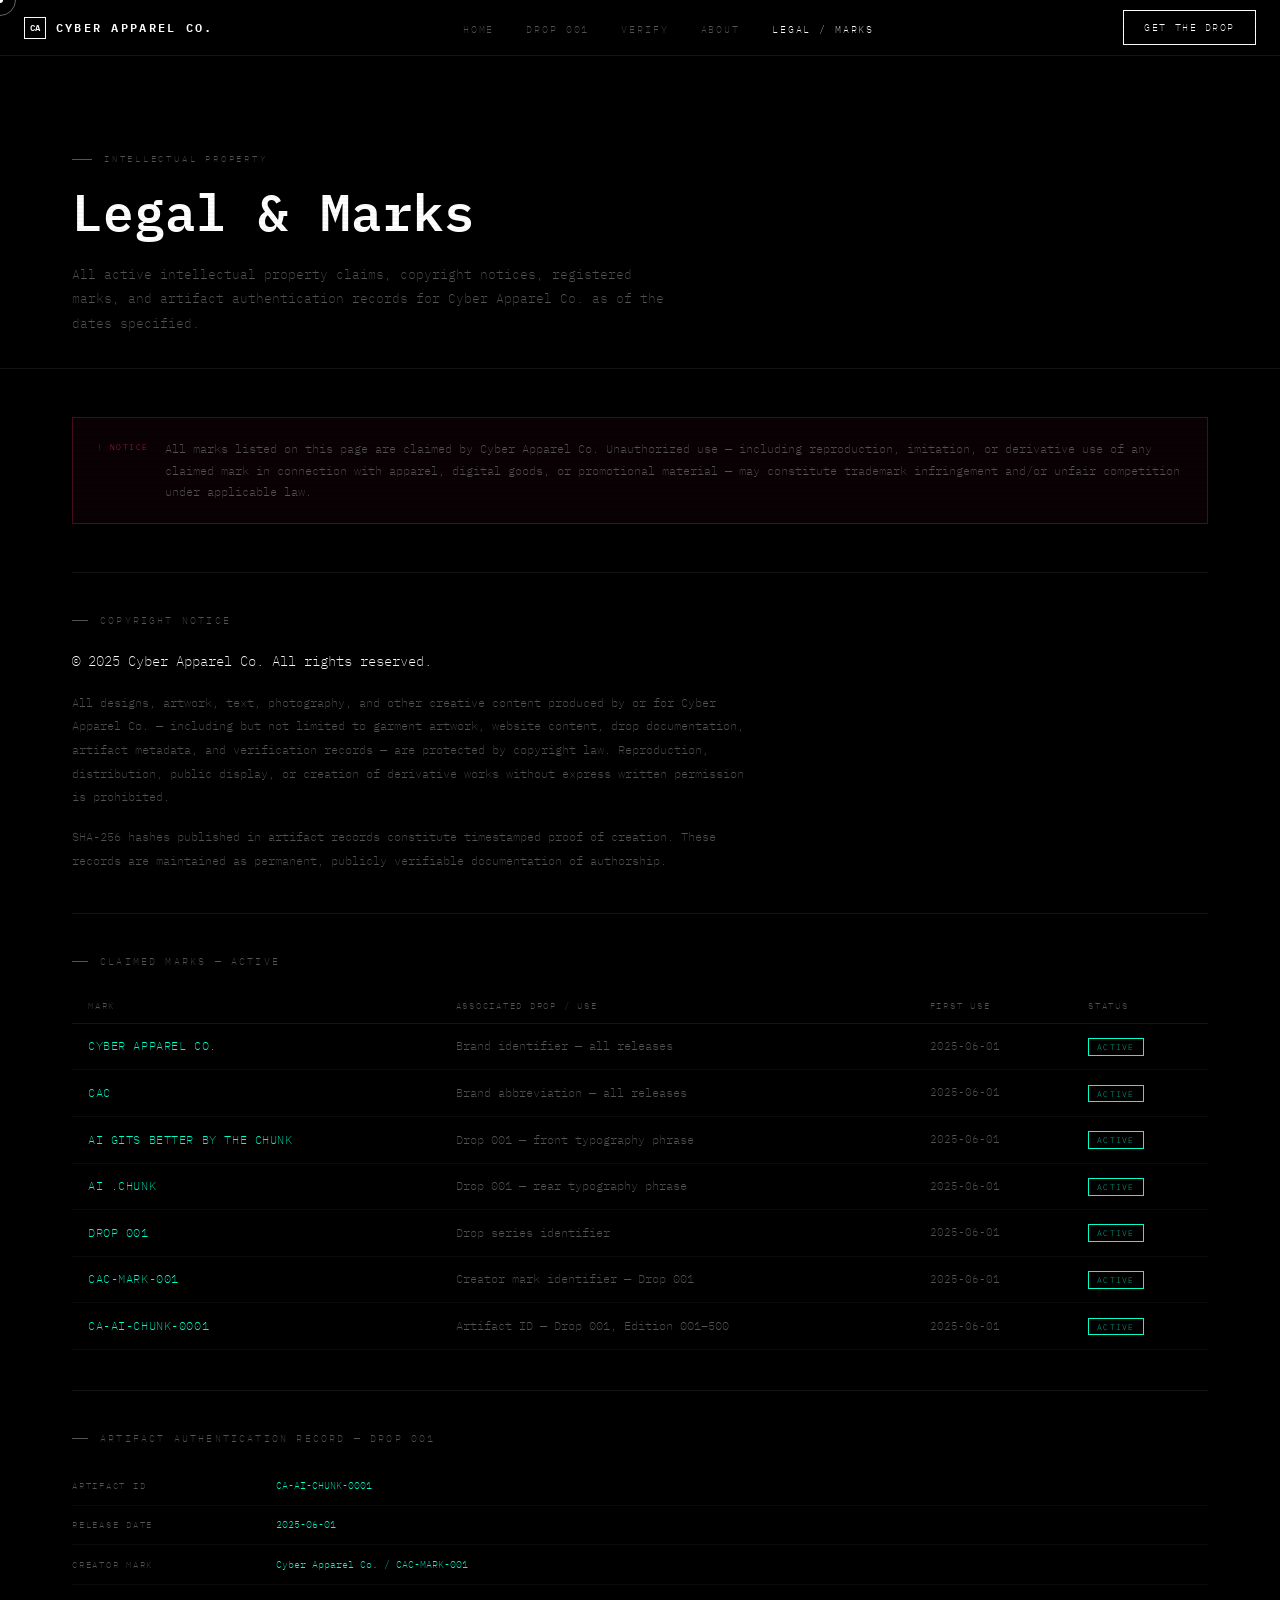
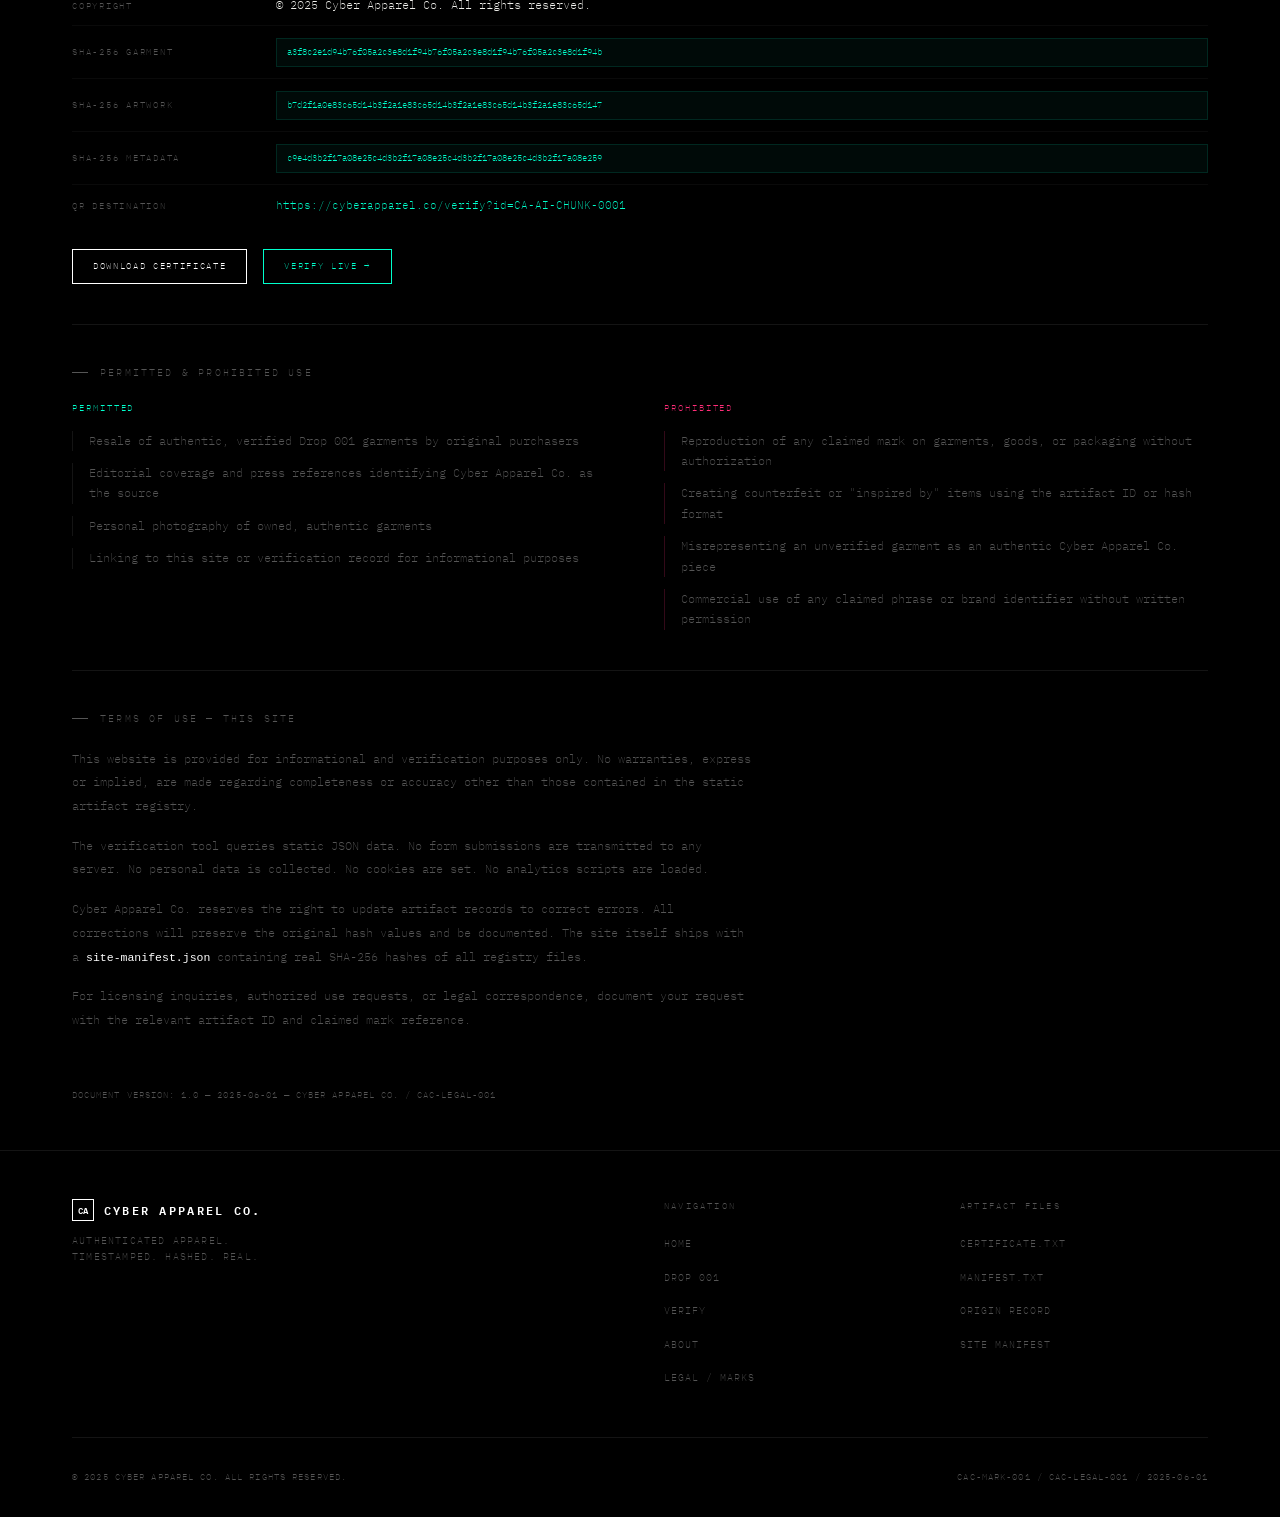
<file: pages/legal.html>
<!DOCTYPE html>
<html lang="en">
<head>
  <meta charset="UTF-8" />
  <meta name="viewport" content="width=device-width, initial-scale=1.0" />
  <title>Legal / Marks — Cyber Apparel Co.</title>
  <meta name="description" content="Intellectual property marks, copyright notices, and legal terms for Cyber Apparel Co." />
  <link rel="stylesheet" href="../assets/css/style.css" />
</head>
<body>

<!-- NAV -->
<nav class="nav">
  <a href="../index.html" class="nav-logo">
    <span class="nav-logo-mark">CA</span>
    Cyber Apparel Co.
  </a>
  <ul class="nav-links">
    <li><a href="../index.html">Home</a></li>
    <li><a href="drop001.html">Drop 001</a></li>
    <li><a href="verify.html">Verify</a></li>
    <li><a href="about.html">About</a></li>
    <li><a href="legal.html" class="active">Legal / Marks</a></li>
  </ul>
  <a href="drop001.html" class="nav-cta">Get the Drop</a>
  <button class="nav-hamburger" id="hamburger" aria-label="Open menu">
    <span></span><span></span><span></span>
  </button>
</nav>

<div class="mobile-menu" id="mobile-menu">
  <a href="../index.html">Home</a>
  <a href="drop001.html">Drop 001</a>
  <a href="verify.html">Verify</a>
  <a href="about.html">About</a>
  <a href="legal.html">Legal / Marks</a>
</div>

<div class="page-wrap">

  <!-- HEADER -->
  <section class="section" style="padding-bottom:2rem;">
    <div class="container">
      <div class="section-label">Intellectual Property</div>
      <h1 style="font-size:clamp(2rem,4vw,3.5rem);font-weight:600;line-height:1.1;margin-top:0.5rem;margin-bottom:1.5rem;">
        Legal &amp; Marks
      </h1>
      <p style="max-width:600px;font-size:0.8rem;color:var(--dim);line-height:1.9;font-weight:200;">
        All active intellectual property claims, copyright notices, registered marks,
        and artifact authentication records for Cyber Apparel Co. as of the dates specified.
      </p>
    </div>
  </section>

  <hr class="rule" />

  <section class="section-sm">
    <div class="container">

      <!-- NOTICE -->
      <div class="notice-box reveal">
        <span class="notice-tag">! Notice</span>
        <p class="notice-text">
          All marks listed on this page are claimed by Cyber Apparel Co. Unauthorized use —
          including reproduction, imitation, or derivative use of any claimed mark in connection with
          apparel, digital goods, or promotional material — may constitute trademark infringement
          and/or unfair competition under applicable law.
        </p>
      </div>

      <!-- COPYRIGHT -->
      <div class="legal-block reveal">
        <div class="legal-block-title">Copyright Notice</div>
        <div class="legal-body">
          <p style="color:var(--white);font-size:0.85rem;margin-bottom:1rem;">© 2025 Cyber Apparel Co. All rights reserved.</p>
          <p>
            All designs, artwork, text, photography, and other creative content produced by or for
            Cyber Apparel Co. — including but not limited to garment artwork, website content, drop
            documentation, artifact metadata, and verification records — are protected by copyright law.
            Reproduction, distribution, public display, or creation of derivative works without express
            written permission is prohibited.
          </p>
          <p>
            SHA-256 hashes published in artifact records constitute timestamped proof of creation.
            These records are maintained as permanent, publicly verifiable documentation of authorship.
          </p>
        </div>
      </div>

      <!-- CLAIMED MARKS TABLE -->
      <div class="legal-block reveal">
        <div class="legal-block-title">Claimed Marks — Active</div>
        <table class="marks-table">
          <thead>
            <tr>
              <th>Mark</th>
              <th>Associated Drop / Use</th>
              <th>First Use</th>
              <th>Status</th>
            </tr>
          </thead>
          <tbody>
            <tr>
              <td class="mark-id">CYBER APPAREL CO.</td>
              <td style="color:var(--dim);font-size:0.72rem;font-weight:200;">Brand identifier — all releases</td>
              <td style="color:var(--dim);font-size:0.68rem;font-family:var(--font);">2025-06-01</td>
              <td><span style="font-size:0.52rem;letter-spacing:0.15em;border:1px solid var(--mint);color:var(--mint);padding:0.15rem 0.5rem;">ACTIVE</span></td>
            </tr>
            <tr>
              <td class="mark-id">CAC</td>
              <td style="color:var(--dim);font-size:0.72rem;font-weight:200;">Brand abbreviation — all releases</td>
              <td style="color:var(--dim);font-size:0.68rem;font-family:var(--font);">2025-06-01</td>
              <td><span style="font-size:0.52rem;letter-spacing:0.15em;border:1px solid var(--mint);color:var(--mint);padding:0.15rem 0.5rem;">ACTIVE</span></td>
            </tr>
            <tr>
              <td class="mark-id">AI GITS BETTER BY THE CHUNK</td>
              <td style="color:var(--dim);font-size:0.72rem;font-weight:200;">Drop 001 — front typography phrase</td>
              <td style="color:var(--dim);font-size:0.68rem;font-family:var(--font);">2025-06-01</td>
              <td><span style="font-size:0.52rem;letter-spacing:0.15em;border:1px solid var(--mint);color:var(--mint);padding:0.15rem 0.5rem;">ACTIVE</span></td>
            </tr>
            <tr>
              <td class="mark-id">AI .CHUNK</td>
              <td style="color:var(--dim);font-size:0.72rem;font-weight:200;">Drop 001 — rear typography phrase</td>
              <td style="color:var(--dim);font-size:0.68rem;font-family:var(--font);">2025-06-01</td>
              <td><span style="font-size:0.52rem;letter-spacing:0.15em;border:1px solid var(--mint);color:var(--mint);padding:0.15rem 0.5rem;">ACTIVE</span></td>
            </tr>
            <tr>
              <td class="mark-id">DROP 001</td>
              <td style="color:var(--dim);font-size:0.72rem;font-weight:200;">Drop series identifier</td>
              <td style="color:var(--dim);font-size:0.68rem;font-family:var(--font);">2025-06-01</td>
              <td><span style="font-size:0.52rem;letter-spacing:0.15em;border:1px solid var(--mint);color:var(--mint);padding:0.15rem 0.5rem;">ACTIVE</span></td>
            </tr>
            <tr>
              <td class="mark-id">CAC-MARK-001</td>
              <td style="color:var(--dim);font-size:0.72rem;font-weight:200;">Creator mark identifier — Drop 001</td>
              <td style="color:var(--dim);font-size:0.68rem;font-family:var(--font);">2025-06-01</td>
              <td><span style="font-size:0.52rem;letter-spacing:0.15em;border:1px solid var(--mint);color:var(--mint);padding:0.15rem 0.5rem;">ACTIVE</span></td>
            </tr>
            <tr>
              <td class="mark-id">CA-AI-CHUNK-0001</td>
              <td style="color:var(--dim);font-size:0.72rem;font-weight:200;">Artifact ID — Drop 001, Edition 001–500</td>
              <td style="color:var(--dim);font-size:0.68rem;font-family:var(--font);">2025-06-01</td>
              <td><span style="font-size:0.52rem;letter-spacing:0.15em;border:1px solid var(--mint);color:var(--mint);padding:0.15rem 0.5rem;">ACTIVE</span></td>
            </tr>
          </tbody>
        </table>
      </div>

      <!-- ARTIFACT RECORD -->
      <div class="legal-block reveal">
        <div class="legal-block-title">Artifact Authentication Record — Drop 001</div>
        <div style="display:flex;flex-direction:column;gap:0;">
          <div class="result-row" style="grid-template-columns:180px 1fr;">
            <span class="result-key">Artifact ID</span>
            <span class="result-val mono">CA-AI-CHUNK-0001</span>
          </div>
          <div class="result-row" style="grid-template-columns:180px 1fr;">
            <span class="result-key">Release Date</span>
            <span class="result-val mono">2025-06-01</span>
          </div>
          <div class="result-row" style="grid-template-columns:180px 1fr;">
            <span class="result-key">Creator Mark</span>
            <span class="result-val mono" style="font-size:0.62rem;">Cyber Apparel Co. / CAC-MARK-001</span>
          </div>
          <div class="result-row" style="grid-template-columns:180px 1fr;">
            <span class="result-key">Copyright</span>
            <span class="result-val" style="font-size:0.72rem;">© 2025 Cyber Apparel Co. All rights reserved.</span>
          </div>
          <div class="result-row" style="grid-template-columns:180px 1fr;">
            <span class="result-key">SHA-256 Garment</span>
            <div class="result-hash">a3f8c2e1d94b76f05a2c3e8d1f94b76f05a2c3e8d1f94b76f05a2c3e8d1f94b</div>
          </div>
          <div class="result-row" style="grid-template-columns:180px 1fr;">
            <span class="result-key">SHA-256 Artwork</span>
            <div class="result-hash">b7d2f1a0e83c65d14b3f2a1e83c65d14b3f2a1e83c65d14b3f2a1e83c65d147</div>
          </div>
          <div class="result-row" style="grid-template-columns:180px 1fr;">
            <span class="result-key">SHA-256 Metadata</span>
            <div class="result-hash">c9e4d3b2f17a08e25c4d3b2f17a08e25c4d3b2f17a08e25c4d3b2f17a08e259</div>
          </div>
          <div class="result-row" style="grid-template-columns:180px 1fr;">
            <span class="result-key">QR Destination</span>
            <span class="result-val" style="font-size:0.68rem;">
              <a href="verify.html?id=CA-AI-CHUNK-0001" style="color:var(--mint);">
                https://cyberapparel.co/verify?id=CA-AI-CHUNK-0001
              </a>
            </span>
          </div>
        </div>
        <div style="margin-top:1.5rem;display:flex;gap:1rem;flex-wrap:wrap;">
          <a href="../artifacts/CA-AI-CHUNK-0001/certificate.txt" class="btn btn-sm" download>Download Certificate</a>
          <a href="verify.html?id=CA-AI-CHUNK-0001" class="btn btn-sm btn-mint">Verify Live →</a>
        </div>
      </div>

      <!-- PERMITTED / PROHIBITED -->
      <div class="legal-block reveal">
        <div class="legal-block-title">Permitted &amp; Prohibited Use</div>
        <div style="display:grid;grid-template-columns:1fr 1fr;gap:3rem;">
          <div>
            <div style="font-size:0.55rem;letter-spacing:0.22em;text-transform:uppercase;color:var(--mint);margin-bottom:1rem;">Permitted</div>
            <ul style="list-style:none;display:flex;flex-direction:column;gap:0.75rem;">
              <li style="font-size:0.75rem;color:var(--dim);line-height:1.7;font-weight:200;padding-left:1rem;border-left:1px solid var(--border);">Resale of authentic, verified Drop 001 garments by original purchasers</li>
              <li style="font-size:0.75rem;color:var(--dim);line-height:1.7;font-weight:200;padding-left:1rem;border-left:1px solid var(--border);">Editorial coverage and press references identifying Cyber Apparel Co. as the source</li>
              <li style="font-size:0.75rem;color:var(--dim);line-height:1.7;font-weight:200;padding-left:1rem;border-left:1px solid var(--border);">Personal photography of owned, authentic garments</li>
              <li style="font-size:0.75rem;color:var(--dim);line-height:1.7;font-weight:200;padding-left:1rem;border-left:1px solid var(--border);">Linking to this site or verification record for informational purposes</li>
            </ul>
          </div>
          <div>
            <div style="font-size:0.55rem;letter-spacing:0.22em;text-transform:uppercase;color:var(--rose);margin-bottom:1rem;">Prohibited</div>
            <ul style="list-style:none;display:flex;flex-direction:column;gap:0.75rem;">
              <li style="font-size:0.75rem;color:var(--dim);line-height:1.7;font-weight:200;padding-left:1rem;border-left:1px solid rgba(255,45,120,0.2);">Reproduction of any claimed mark on garments, goods, or packaging without authorization</li>
              <li style="font-size:0.75rem;color:var(--dim);line-height:1.7;font-weight:200;padding-left:1rem;border-left:1px solid rgba(255,45,120,0.2);">Creating counterfeit or "inspired by" items using the artifact ID or hash format</li>
              <li style="font-size:0.75rem;color:var(--dim);line-height:1.7;font-weight:200;padding-left:1rem;border-left:1px solid rgba(255,45,120,0.2);">Misrepresenting an unverified garment as an authentic Cyber Apparel Co. piece</li>
              <li style="font-size:0.75rem;color:var(--dim);line-height:1.7;font-weight:200;padding-left:1rem;border-left:1px solid rgba(255,45,120,0.2);">Commercial use of any claimed phrase or brand identifier without written permission</li>
            </ul>
          </div>
        </div>
      </div>

      <!-- TERMS OF USE -->
      <div class="legal-block reveal">
        <div class="legal-block-title">Terms of Use — This Site</div>
        <div class="legal-body">
          <p>
            This website is provided for informational and verification purposes only.
            No warranties, express or implied, are made regarding completeness or accuracy
            other than those contained in the static artifact registry.
          </p>
          <p>
            The verification tool queries static JSON data. No form submissions are transmitted
            to any server. No personal data is collected. No cookies are set. No analytics
            scripts are loaded.
          </p>
          <p>
            Cyber Apparel Co. reserves the right to update artifact records to correct errors.
            All corrections will preserve the original hash values and be documented.
            The site itself ships with a <code style="color:var(--white);font-size:0.72rem;">site-manifest.json</code>
            containing real SHA-256 hashes of all registry files.
          </p>
          <p>
            For licensing inquiries, authorized use requests, or legal correspondence,
            document your request with the relevant artifact ID and claimed mark reference.
          </p>
        </div>
      </div>

      <p style="font-size:0.55rem;letter-spacing:0.12em;text-transform:uppercase;color:var(--dim);margin-top:1rem;" class="reveal">
        Document Version: 1.0 — 2025-06-01 — Cyber Apparel Co. / CAC-LEGAL-001
      </p>

    </div>
  </section>

  <!-- FOOTER -->
  <footer class="footer">
    <div class="container">
      <div class="footer-grid">
        <div class="footer-brand">
          <div class="footer-logo">
            <span class="nav-logo-mark">CA</span>
            Cyber Apparel Co.
          </div>
          <div class="footer-tagline">
            Authenticated Apparel.<br/>Timestamped. Hashed. Real.
          </div>
        </div>
        <div>
          <div class="footer-col-title">Navigation</div>
          <ul class="footer-links">
            <li><a href="../index.html">Home</a></li>
            <li><a href="drop001.html">Drop 001</a></li>
            <li><a href="verify.html">Verify</a></li>
            <li><a href="about.html">About</a></li>
            <li><a href="legal.html">Legal / Marks</a></li>
          </ul>
        </div>
        <div>
          <div class="footer-col-title">Artifact Files</div>
          <ul class="footer-links">
            <li><a href="../artifacts/CA-AI-CHUNK-0001/certificate.txt">Certificate.txt</a></li>
            <li><a href="../artifacts/CA-AI-CHUNK-0001/manifest.txt">Manifest.txt</a></li>
            <li><a href="../artifacts/CA-AI-CHUNK-0001/origin-record.txt">Origin Record</a></li>
            <li><a href="../data/site-manifest.json">Site Manifest</a></li>
          </ul>
        </div>
      </div>
      <div class="footer-bottom">
        <span class="footer-copy">© 2025 Cyber Apparel Co. All rights reserved.</span>
        <span class="footer-copy">CAC-MARK-001 / CAC-LEGAL-001 / 2025-06-01</span>
      </div>
    </div>
  </footer>

</div>
<script src="../assets/js/main.js"></script>
</body>
</html>
</file>
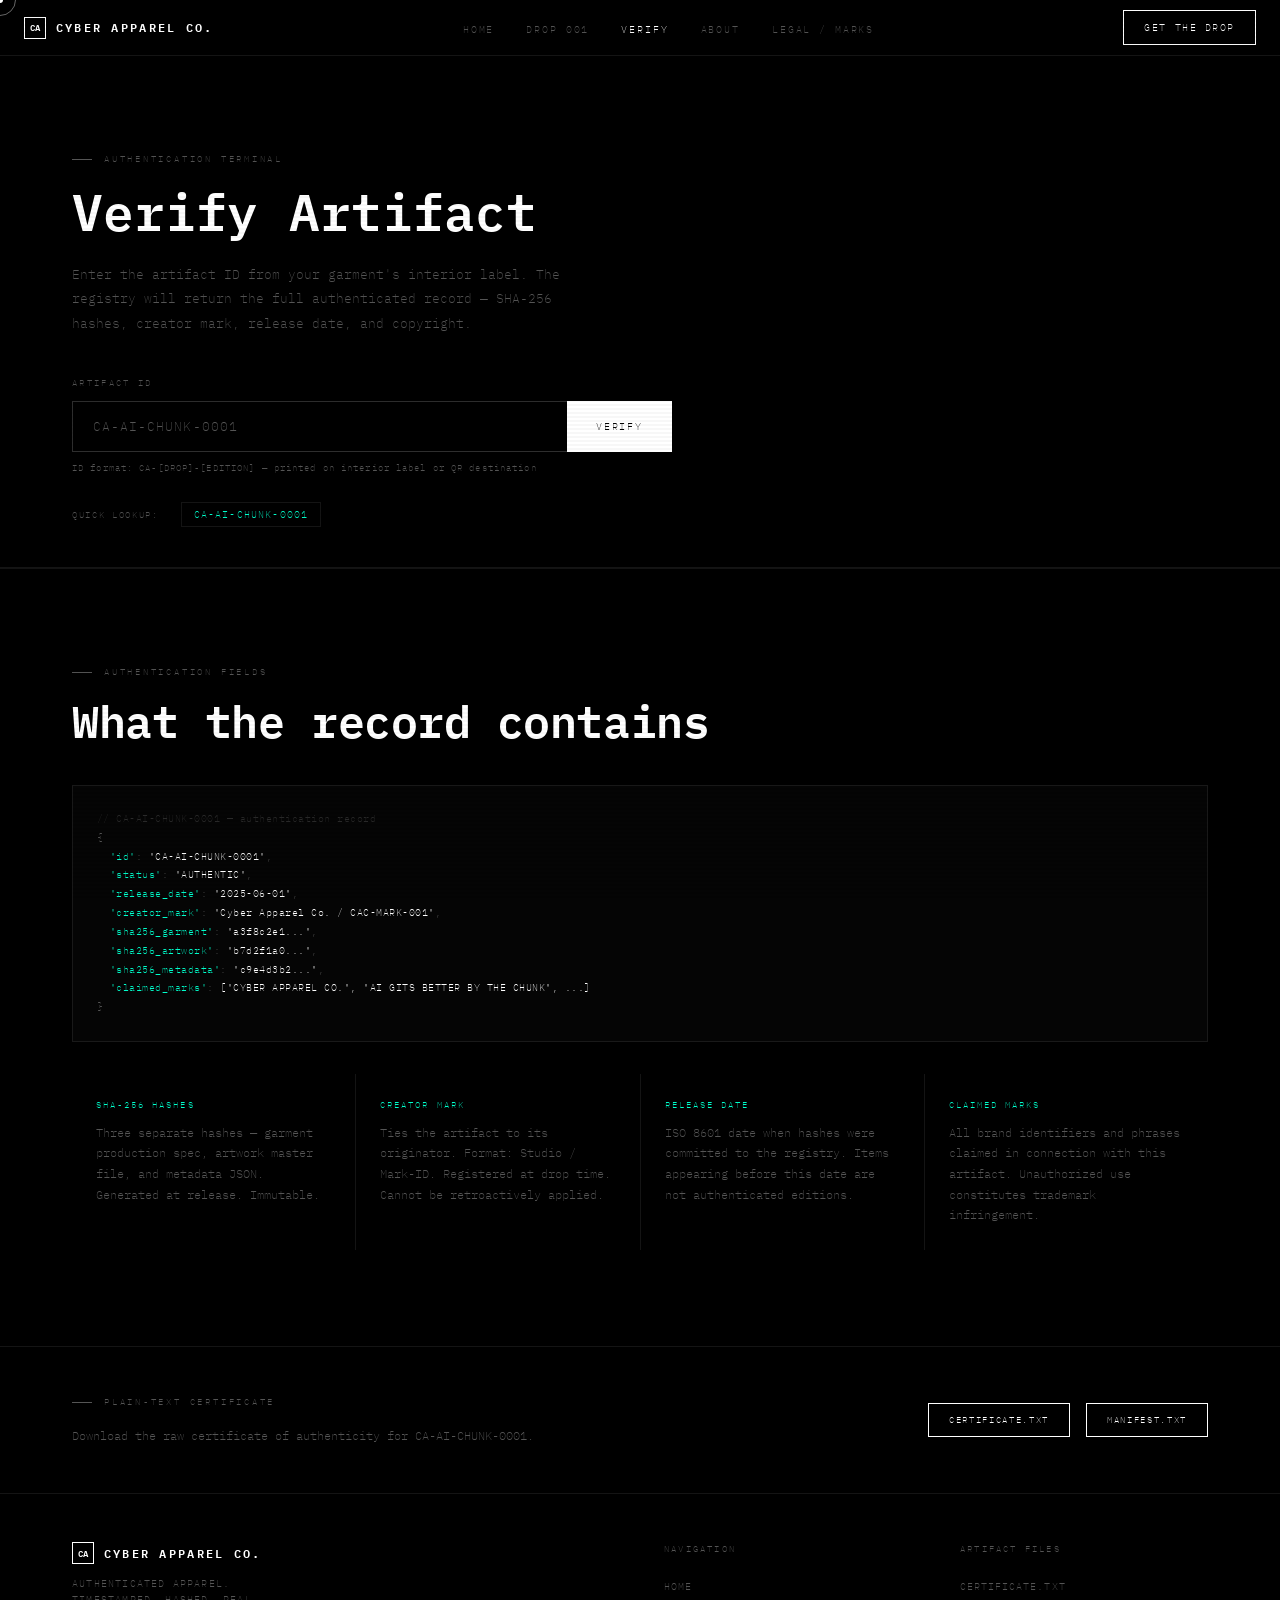
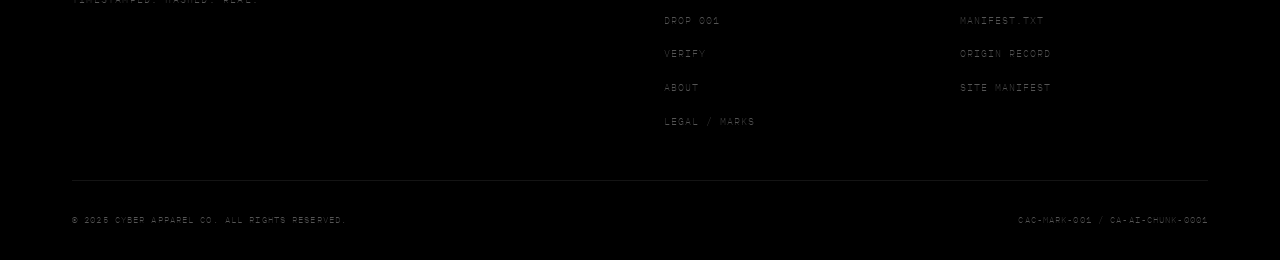
<file: pages/verify.html>
<!DOCTYPE html>
<html lang="en">
<head>
  <meta charset="UTF-8" />
  <meta name="viewport" content="width=device-width, initial-scale=1.0" />
  <title>Verify Artifact — Cyber Apparel Co.</title>
  <meta name="description" content="Verify the authenticity of your Cyber Apparel Co. garment using the artifact ID." />
  <link rel="stylesheet" href="../assets/css/style.css" />
  <style>
    /* Terminal-style pre-display for the explainer */
    .terminal-block {
      background: #050505;
      border: 1px solid var(--border);
      padding: 1.5rem;
      font-size: 0.62rem;
      line-height: 1.9;
      letter-spacing: 0.05em;
      color: var(--dim);
      overflow-x: auto;
    }
    .terminal-block .t-key   { color: var(--mint); }
    .terminal-block .t-val   { color: var(--white); }
    .terminal-block .t-dim   { color: #333; }
    .terminal-block .t-comment { color: #2a2a2a; }

    .field-cards {
      display: grid;
      grid-template-columns: repeat(auto-fit, minmax(240px,1fr));
      gap: 1px;
      background: var(--border);
      margin-top: 2rem;
    }
    .field-card {
      background: var(--black);
      padding: 1.5rem;
    }
    .field-card-title {
      font-size: 0.58rem;
      letter-spacing: 0.22em;
      text-transform: uppercase;
      color: var(--mint);
      margin-bottom: 0.6rem;
    }
    .field-card-desc {
      font-size: 0.72rem;
      color: var(--dim);
      line-height: 1.8;
      font-weight: 200;
    }
  </style>
</head>
<body>

<!-- NAV -->
<nav class="nav">
  <a href="../index.html" class="nav-logo">
    <span class="nav-logo-mark">CA</span>
    Cyber Apparel Co.
  </a>
  <ul class="nav-links">
    <li><a href="../index.html">Home</a></li>
    <li><a href="drop001.html">Drop 001</a></li>
    <li><a href="verify.html" class="active">Verify</a></li>
    <li><a href="about.html">About</a></li>
    <li><a href="legal.html">Legal / Marks</a></li>
  </ul>
  <a href="drop001.html" class="nav-cta">Get the Drop</a>
  <button class="nav-hamburger" id="hamburger" aria-label="Open menu">
    <span></span><span></span><span></span>
  </button>
</nav>

<div class="mobile-menu" id="mobile-menu">
  <a href="../index.html">Home</a>
  <a href="drop001.html">Drop 001</a>
  <a href="verify.html">Verify</a>
  <a href="about.html">About</a>
  <a href="legal.html">Legal / Marks</a>
</div>

<div class="page-wrap">

  <!-- VERIFY HERO -->
  <section class="section" style="padding-bottom:0;border-bottom:1px solid var(--border);">
    <div class="container">
      <div class="section-label">Authentication Terminal</div>
      <h1 style="font-size:clamp(2rem,4vw,3.5rem);font-weight:600;line-height:1.1;margin-bottom:1.5rem;margin-top:0.5rem;">
        Verify Artifact
      </h1>
      <p style="max-width:520px;font-size:0.8rem;color:var(--dim);line-height:1.9;font-weight:200;margin-bottom:2.5rem;">
        Enter the artifact ID from your garment's interior label.
        The registry will return the full authenticated record —
        SHA-256 hashes, creator mark, release date, and copyright.
      </p>

      <form id="verify-form" style="max-width:600px;" onsubmit="return false;">
        <label class="verify-label" for="artifact-id-input">Artifact ID</label>
        <div class="verify-input-row">
          <input
            type="text"
            id="artifact-id-input"
            class="verify-input"
            placeholder="CA-AI-CHUNK-0001"
            autocomplete="off"
            spellcheck="false"
            autocapitalize="characters"
          />
          <button type="submit" id="verify-submit-btn" class="verify-submit">Verify</button>
        </div>
        <div class="verify-hint">ID format: CA-[DROP]-[EDITION] — printed on interior label or QR destination</div>
      </form>

      <!-- Quick lookup pill -->
      <div style="margin-top:1.5rem;padding-bottom:2.5rem;">
        <span style="font-size:0.58rem;letter-spacing:0.18em;text-transform:uppercase;color:var(--dim);margin-right:0.75rem;">Quick lookup:</span>
        <button
          onclick="document.getElementById('artifact-id-input').value='CA-AI-CHUNK-0001';document.getElementById('verify-form').dispatchEvent(new Event('submit'));"
          style="font-family:var(--font);font-size:0.6rem;letter-spacing:0.12em;background:transparent;border:1px solid var(--border);color:var(--mint);padding:0.3rem 0.75rem;cursor:pointer;transition:all 0.2s;"
          onmouseover="this.style.borderColor='var(--mint)'"
          onmouseout="this.style.borderColor='var(--border)'"
        >CA-AI-CHUNK-0001</button>
      </div>
    </div>
  </section>

  <!-- RESULT -->
  <section id="verify-result" class="verify-result">
    <div class="container">
      <div id="result-card" class="result-card"></div>
    </div>
  </section>

  <hr class="rule" />

  <!-- WHAT YOU'RE SEEING -->
  <section class="section">
    <div class="container">
      <div class="section-label reveal">Authentication Fields</div>
      <h2 class="section-title reveal" style="margin-bottom:2.5rem;">What the record contains</h2>

      <!-- Terminal preview -->
      <div class="terminal-block reveal">
        <span class="t-comment">// CA-AI-CHUNK-0001 — authentication record</span><br/>
        {<br/>
        &nbsp;&nbsp;<span class="t-key">"id"</span>:              <span class="t-val">"CA-AI-CHUNK-0001"</span>,<br/>
        &nbsp;&nbsp;<span class="t-key">"status"</span>:          <span class="t-val">"AUTHENTIC"</span>,<br/>
        &nbsp;&nbsp;<span class="t-key">"release_date"</span>:    <span class="t-val">"2025-06-01"</span>,<br/>
        &nbsp;&nbsp;<span class="t-key">"creator_mark"</span>:    <span class="t-val">"Cyber Apparel Co. / CAC-MARK-001"</span>,<br/>
        &nbsp;&nbsp;<span class="t-key">"sha256_garment"</span>:  <span class="t-val">"a3f8c2e1..."</span>,<br/>
        &nbsp;&nbsp;<span class="t-key">"sha256_artwork"</span>:  <span class="t-val">"b7d2f1a0..."</span>,<br/>
        &nbsp;&nbsp;<span class="t-key">"sha256_metadata"</span>: <span class="t-val">"c9e4d3b2..."</span>,<br/>
        &nbsp;&nbsp;<span class="t-key">"claimed_marks"</span>:   <span class="t-val">["CYBER APPAREL CO.", "AI GITS BETTER BY THE CHUNK", ...]</span><br/>
        }
      </div>

      <div class="field-cards reveal">
        <div class="field-card">
          <div class="field-card-title">SHA-256 Hashes</div>
          <p class="field-card-desc">Three separate hashes — garment production spec, artwork master file, and metadata JSON. Generated at release. Immutable.</p>
        </div>
        <div class="field-card">
          <div class="field-card-title">Creator Mark</div>
          <p class="field-card-desc">Ties the artifact to its originator. Format: Studio / Mark-ID. Registered at drop time. Cannot be retroactively applied.</p>
        </div>
        <div class="field-card">
          <div class="field-card-title">Release Date</div>
          <p class="field-card-desc">ISO 8601 date when hashes were committed to the registry. Items appearing before this date are not authenticated editions.</p>
        </div>
        <div class="field-card">
          <div class="field-card-title">Claimed Marks</div>
          <p class="field-card-desc">All brand identifiers and phrases claimed in connection with this artifact. Unauthorized use constitutes trademark infringement.</p>
        </div>
      </div>
    </div>
  </section>

  <hr class="rule" />

  <!-- DOWNLOAD CERTIFICATE -->
  <section class="section-sm">
    <div class="container" style="display:flex;align-items:center;justify-content:space-between;flex-wrap:wrap;gap:2rem;">
      <div class="reveal">
        <div class="section-label">Plain-Text Certificate</div>
        <p style="font-size:0.75rem;color:var(--dim);margin-top:0.25rem;font-weight:200;">Download the raw certificate of authenticity for CA-AI-CHUNK-0001.</p>
      </div>
      <div style="display:flex;gap:1rem;flex-wrap:wrap;" class="reveal">
        <a href="../artifacts/CA-AI-CHUNK-0001/certificate.txt" class="btn btn-sm" download>certificate.txt</a>
        <a href="../artifacts/CA-AI-CHUNK-0001/manifest.txt" class="btn btn-sm" download>manifest.txt</a>
      </div>
    </div>
  </section>

  <!-- FOOTER -->
  <footer class="footer">
    <div class="container">
      <div class="footer-grid">
        <div class="footer-brand">
          <div class="footer-logo">
            <span class="nav-logo-mark">CA</span>
            Cyber Apparel Co.
          </div>
          <div class="footer-tagline">
            Authenticated Apparel.<br/>Timestamped. Hashed. Real.
          </div>
        </div>
        <div>
          <div class="footer-col-title">Navigation</div>
          <ul class="footer-links">
            <li><a href="../index.html">Home</a></li>
            <li><a href="drop001.html">Drop 001</a></li>
            <li><a href="verify.html">Verify</a></li>
            <li><a href="about.html">About</a></li>
            <li><a href="legal.html">Legal / Marks</a></li>
          </ul>
        </div>
        <div>
          <div class="footer-col-title">Artifact Files</div>
          <ul class="footer-links">
            <li><a href="../artifacts/CA-AI-CHUNK-0001/certificate.txt">Certificate.txt</a></li>
            <li><a href="../artifacts/CA-AI-CHUNK-0001/manifest.txt">Manifest.txt</a></li>
            <li><a href="../artifacts/CA-AI-CHUNK-0001/origin-record.txt">Origin Record</a></li>
            <li><a href="../data/site-manifest.json">Site Manifest</a></li>
          </ul>
        </div>
      </div>
      <div class="footer-bottom">
        <span class="footer-copy">© 2025 Cyber Apparel Co. All rights reserved.</span>
        <span class="footer-copy">CAC-MARK-001 / CA-AI-CHUNK-0001</span>
      </div>
    </div>
  </footer>

</div>
<script src="../assets/js/main.js"></script>
</body>
</html>
</file>
<file: assets/css/style.css>
/* ================================================
   CYBER APPAREL CO. — DESIGN SYSTEM v2
   ================================================ */

@font-face {
  font-family: 'IBMPlexMono';
  src: url('../fonts/IBMPlexMono-ExtraLight.ttf') format('truetype');
  font-weight: 200;
  font-display: swap;
}
@font-face {
  font-family: 'IBMPlexMono';
  src: url('../fonts/IBMPlexMono-SemiBold.ttf') format('truetype');
  font-weight: 600;
  font-display: swap;
}

/* --- TOKENS --- */
:root {
  --black: #000000;
  --white: #ffffff;
  --off-white: #f0f0ec;
  --dim: #555555;
  --dimmer: #2a2a2a;
  --border: rgba(255,255,255,0.08);
  --border-bright: rgba(255,255,255,0.18);
  --mint: #00ffcc;
  --rose: #ff2d78;
  --font: 'IBMPlexMono', 'Courier New', monospace;
  --max-w: 1200px;
  --nav-h: 56px;
  --ease: cubic-bezier(0.16, 1, 0.3, 1);
}

/* --- RESET --- */
*, *::before, *::after { box-sizing: border-box; margin: 0; padding: 0; }
html { scroll-behavior: smooth; font-size: 16px; }

body {
  background: var(--black);
  color: var(--white);
  font-family: var(--font);
  font-weight: 200;
  line-height: 1.6;
  overflow-x: hidden;
  cursor: crosshair;
}

a { color: inherit; text-decoration: none; }
img { display: block; max-width: 100%; }
button { font-family: var(--font); cursor: pointer; }

/* Scanlines — subtle */
body::after {
  content: '';
  position: fixed;
  inset: 0;
  background: repeating-linear-gradient(
    0deg,
    transparent,
    transparent 2px,
    rgba(0,0,0,0.03) 2px,
    rgba(0,0,0,0.03) 4px
  );
  pointer-events: none;
  z-index: 9998;
}

/* --- SCROLLBAR --- */
::-webkit-scrollbar { width: 2px; }
::-webkit-scrollbar-track { background: var(--black); }
::-webkit-scrollbar-thumb { background: var(--white); }

/* ================================================
   CURSOR FOLLOWER
   ================================================ */
.cursor-dot {
  position: fixed;
  width: 6px;
  height: 6px;
  background: var(--white);
  border-radius: 50%;
  pointer-events: none;
  z-index: 99999;
  transform: translate(-50%, -50%);
  transition: transform 0.1s, background 0.2s, width 0.2s, height 0.2s;
  mix-blend-mode: difference;
}
.cursor-ring {
  position: fixed;
  width: 32px;
  height: 32px;
  border: 1px solid rgba(255,255,255,0.4);
  border-radius: 50%;
  pointer-events: none;
  z-index: 99998;
  transform: translate(-50%, -50%);
  transition: transform 0.12s var(--ease), width 0.3s, height 0.3s, border-color 0.3s;
}
body:has(a:hover) .cursor-ring,
body:has(button:hover) .cursor-ring {
  width: 48px;
  height: 48px;
  border-color: var(--mint);
}

/* ================================================
   NAV
   ================================================ */
.nav {
  position: fixed;
  top: 0; left: 0; right: 0;
  height: var(--nav-h);
  background: rgba(0,0,0,0.85);
  backdrop-filter: blur(20px);
  -webkit-backdrop-filter: blur(20px);
  border-bottom: 1px solid var(--border);
  display: flex;
  align-items: center;
  justify-content: space-between;
  padding: 0 1.5rem;
  z-index: 1000;
}

.nav-logo {
  font-weight: 600;
  font-size: 0.72rem;
  letter-spacing: 0.2em;
  text-transform: uppercase;
  display: flex;
  align-items: center;
  gap: 0.6rem;
}

.nav-logo-mark {
  width: 22px;
  height: 22px;
  border: 1.5px solid var(--white);
  display: flex;
  align-items: center;
  justify-content: center;
  font-size: 0.55rem;
  letter-spacing: 0;
  font-weight: 600;
  flex-shrink: 0;
}

.nav-links {
  display: flex;
  gap: 2rem;
  list-style: none;
}

.nav-links a {
  font-size: 0.65rem;
  letter-spacing: 0.18em;
  text-transform: uppercase;
  color: var(--dim);
  transition: color 0.2s;
  font-weight: 200;
}
.nav-links a:hover, .nav-links a.active { color: var(--white); }

.nav-cta {
  font-size: 0.65rem;
  letter-spacing: 0.15em;
  text-transform: uppercase;
  padding: 0.5rem 1.25rem;
  border: 1px solid var(--white);
  color: var(--white);
  background: transparent;
  transition: background 0.2s, color 0.2s;
  font-weight: 200;
}
.nav-cta:hover { background: var(--white); color: var(--black); }

.nav-hamburger {
  display: none;
  flex-direction: column;
  gap: 4px;
  background: none;
  border: none;
  padding: 6px;
  cursor: pointer;
}
.nav-hamburger span {
  display: block;
  width: 20px;
  height: 1.5px;
  background: var(--white);
  transition: all 0.3s;
}

/* Mobile menu */
.mobile-menu {
  display: none;
  position: fixed;
  inset: 0;
  top: var(--nav-h);
  background: var(--black);
  flex-direction: column;
  align-items: center;
  justify-content: center;
  gap: 0.25rem;
  z-index: 999;
}
.mobile-menu.open { display: flex; }
.mobile-menu a {
  font-size: 1.4rem;
  letter-spacing: 0.15em;
  text-transform: uppercase;
  color: var(--dim);
  padding: 0.75rem 2rem;
  font-weight: 600;
  transition: color 0.2s;
  width: 100%;
  text-align: center;
  border-bottom: 1px solid var(--border);
}
.mobile-menu a:hover { color: var(--white); }

/* ================================================
   PAGE WRAP
   ================================================ */
.page-wrap { padding-top: var(--nav-h); }

/* ================================================
   HERO — DIAGONAL CASCADE
   ================================================ */
.hero {
  min-height: calc(100svh - var(--nav-h));
  display: grid;
  grid-template-columns: 1fr 1fr;
  position: relative;
  overflow: hidden;
}

/* Left: massive cascade text */
.hero-left {
  display: flex;
  flex-direction: column;
  justify-content: center;
  padding: 4rem 3rem 4rem 2.5rem;
  position: relative;
  z-index: 2;
}

.hero-pre {
  font-size: 0.6rem;
  letter-spacing: 0.3em;
  text-transform: uppercase;
  color: var(--dim);
  margin-bottom: 2rem;
  display: flex;
  align-items: center;
  gap: 0.75rem;
}
.hero-pre::before {
  content: '';
  display: block;
  width: 24px;
  height: 1px;
  background: var(--dim);
}

/* The shirt cascade — mirrored from garment design */
.cascade {
  display: flex;
  flex-direction: column;
  line-height: 1;
}

.cascade-line {
  font-size: clamp(2.2rem, 4.5vw, 4.2rem);
  font-weight: 600;
  letter-spacing: -0.01em;
  opacity: 0;
  transform: translateY(20px);
  animation: cascade-in 0.6s var(--ease) forwards;
  white-space: nowrap;
}

/* Each line steps right — exactly like the shirt */
.cascade-line:nth-child(1) { margin-left: 0;    animation-delay: 0.1s; }
.cascade-line:nth-child(2) { margin-left: 0;    animation-delay: 0.2s; font-size: clamp(1rem, 2vw, 1.5rem); color: var(--dim); font-weight: 200; }
.cascade-line:nth-child(3) { margin-left: clamp(1rem,  3vw, 3rem); animation-delay: 0.3s; }
.cascade-line:nth-child(4) { margin-left: clamp(2rem,  5vw, 5rem); animation-delay: 0.4s; }
.cascade-line:nth-child(5) { margin-left: clamp(3rem,  7vw, 7rem); animation-delay: 0.5s; }
.cascade-line:nth-child(6) { margin-left: clamp(4rem,  9vw, 9rem); animation-delay: 0.6s; }
.cascade-line:nth-child(7) { margin-left: clamp(5rem, 11vw, 11rem); animation-delay: 0.7s; }
.cascade-line:nth-child(8) { margin-left: 0;    animation-delay: 0.85s; font-size: clamp(1rem, 2vw, 1.5rem); color: var(--dim); font-weight: 200; margin-top: 1rem; }

@keyframes cascade-in {
  to { opacity: 1; transform: translateY(0); }
}

.hero-sub {
  margin-top: 3rem;
  display: flex;
  flex-direction: column;
  gap: 1.5rem;
  opacity: 0;
  animation: cascade-in 0.6s var(--ease) 1s forwards;
}

.hero-desc {
  font-size: 0.78rem;
  color: var(--dim);
  max-width: 340px;
  line-height: 1.8;
  font-weight: 200;
}

.hero-actions {
  display: flex;
  gap: 1rem;
  flex-wrap: wrap;
}

/* Right: shirt reveal */
.hero-right {
  position: relative;
  overflow: hidden;
  display: flex;
  align-items: center;
  justify-content: center;
  background: #050505;
}

.hero-shirt-wrap {
  position: relative;
  width: 100%;
  height: 100%;
  display: flex;
  align-items: center;
  justify-content: center;
  padding: 3rem;
}

.hero-shirt {
  max-height: 85vh;
  width: auto;
  object-fit: contain;
  opacity: 0;
  animation: shirt-in 1s var(--ease) 0.4s forwards;
  filter: drop-shadow(0 0 60px rgba(255,255,255,0.04));
  position: relative;
  z-index: 2;
}

@keyframes shirt-in {
  from { opacity: 0; transform: scale(0.96) translateY(12px); }
  to   { opacity: 1; transform: scale(1) translateY(0); }
}

.hero-shirt-bg {
  position: absolute;
  inset: 0;
  background: radial-gradient(ellipse 60% 70% at 50% 50%, rgba(255,255,255,0.025) 0%, transparent 70%);
  pointer-events: none;
}

/* Flip toggle */
.shirt-flip-btn {
  position: absolute;
  bottom: 2rem;
  right: 2rem;
  font-size: 0.6rem;
  letter-spacing: 0.2em;
  text-transform: uppercase;
  color: var(--dim);
  background: none;
  border: 1px solid var(--border);
  padding: 0.5rem 0.875rem;
  transition: all 0.2s;
  z-index: 10;
}
.shirt-flip-btn:hover { border-color: var(--white); color: var(--white); }

/* Vertical rule between hero cols */
.hero::after {
  content: '';
  position: absolute;
  top: 10%;
  bottom: 10%;
  left: 50%;
  width: 1px;
  background: var(--border);
  pointer-events: none;
}

/* ================================================
   TICKER TAPE
   ================================================ */
.ticker {
  border-top: 1px solid var(--border);
  border-bottom: 1px solid var(--border);
  overflow: hidden;
  height: 38px;
  display: flex;
  align-items: center;
  background: #050505;
}

.ticker-inner {
  display: flex;
  white-space: nowrap;
  animation: ticker-scroll 28s linear infinite;
}

.ticker-item {
  font-size: 0.6rem;
  letter-spacing: 0.22em;
  text-transform: uppercase;
  color: var(--dim);
  padding: 0 2rem;
  flex-shrink: 0;
}

.ticker-item span { color: var(--white); }

@keyframes ticker-scroll {
  from { transform: translateX(0); }
  to { transform: translateX(-50%); }
}

/* ================================================
   BUTTONS
   ================================================ */
.btn {
  display: inline-flex;
  align-items: center;
  gap: 0.5rem;
  font-family: var(--font);
  font-size: 0.65rem;
  letter-spacing: 0.18em;
  text-transform: uppercase;
  font-weight: 200;
  padding: 0.75rem 1.75rem;
  border: 1px solid var(--white);
  color: var(--white);
  background: transparent;
  cursor: pointer;
  transition: background 0.2s, color 0.2s;
}
.btn:hover { background: var(--white); color: var(--black); }

.btn-fill {
  background: var(--white);
  color: var(--black);
}
.btn-fill:hover { background: transparent; color: var(--white); }

.btn-sm {
  font-size: 0.58rem;
  padding: 0.55rem 1.25rem;
}

.btn-mint {
  border-color: var(--mint);
  color: var(--mint);
}
.btn-mint:hover { background: var(--mint); color: var(--black); }

/* ================================================
   SECTION STRUCTURE
   ================================================ */
.section { padding: 6rem 0; }
.section-sm { padding: 3rem 0; }

.container {
  max-width: var(--max-w);
  margin: 0 auto;
  padding: 0 2rem;
}

.section-label {
  font-size: 0.58rem;
  letter-spacing: 0.3em;
  text-transform: uppercase;
  color: var(--dim);
  margin-bottom: 1rem;
  display: flex;
  align-items: center;
  gap: 0.75rem;
}
.section-label::before {
  content: '';
  display: block;
  width: 20px;
  height: 1px;
  background: var(--dim);
}

.section-title {
  font-size: clamp(1.8rem, 3.5vw, 3rem);
  font-weight: 600;
  line-height: 1.1;
  letter-spacing: -0.01em;
}

hr.rule {
  border: none;
  border-top: 1px solid var(--border);
}

/* ================================================
   PRODUCT SECTION
   ================================================ */
.product-section {
  display: grid;
  grid-template-columns: 1fr 1fr;
  gap: 0;
  min-height: 90vh;
}

/* Gallery rail */
.product-gallery {
  position: sticky;
  top: var(--nav-h);
  height: calc(100vh - var(--nav-h));
  background: #060606;
  display: flex;
  flex-direction: column;
  overflow: hidden;
}

.gallery-main {
  flex: 1;
  display: flex;
  align-items: center;
  justify-content: center;
  padding: 3rem;
  position: relative;
}

.gallery-main img {
  max-height: 100%;
  max-width: 100%;
  object-fit: contain;
  transition: opacity 0.4s var(--ease), transform 0.4s var(--ease);
}
.gallery-main img.switching {
  opacity: 0;
  transform: scale(0.97);
}

.gallery-thumbs {
  display: flex;
  gap: 0;
  border-top: 1px solid var(--border);
  height: 80px;
  overflow-x: auto;
  scrollbar-width: none;
}
.gallery-thumbs::-webkit-scrollbar { display: none; }

.gallery-thumb {
  flex-shrink: 0;
  width: 80px;
  height: 80px;
  border-right: 1px solid var(--border);
  padding: 8px;
  cursor: pointer;
  display: flex;
  align-items: center;
  justify-content: center;
  opacity: 0.4;
  transition: opacity 0.2s;
  background: none;
  border-top: none;
  border-bottom: none;
  border-left: none;
}
.gallery-thumb:first-child { border-left: 1px solid var(--border); }
.gallery-thumb.active { opacity: 1; border-bottom: 2px solid var(--white); }
.gallery-thumb:hover { opacity: 0.75; }
.gallery-thumb img { width: 100%; height: 100%; object-fit: contain; }

/* Product details */
.product-details {
  padding: 4rem 3rem;
  display: flex;
  flex-direction: column;
  gap: 2rem;
  overflow-y: auto;
}

.product-tag {
  font-size: 0.58rem;
  letter-spacing: 0.25em;
  text-transform: uppercase;
  color: var(--dim);
  padding: 0.3rem 0.75rem;
  border: 1px solid var(--border);
  display: inline-block;
}

.product-name {
  font-size: clamp(1.6rem, 2.8vw, 2.4rem);
  font-weight: 600;
  line-height: 1.1;
  letter-spacing: -0.01em;
}

.product-price {
  font-size: 1.4rem;
  font-weight: 600;
  letter-spacing: 0.05em;
}

.product-desc {
  font-size: 0.78rem;
  color: var(--dim);
  line-height: 1.9;
  font-weight: 200;
  max-width: 440px;
}

/* Size selector */
.size-label {
  font-size: 0.6rem;
  letter-spacing: 0.2em;
  text-transform: uppercase;
  color: var(--dim);
  margin-bottom: 0.75rem;
}

.sizes {
  display: flex;
  gap: 0.5rem;
  flex-wrap: wrap;
}

.size-btn {
  width: 44px;
  height: 44px;
  border: 1px solid var(--border);
  background: none;
  font-family: var(--font);
  font-size: 0.62rem;
  letter-spacing: 0.1em;
  color: var(--dim);
  transition: all 0.15s;
  cursor: pointer;
}
.size-btn:hover { border-color: var(--white); color: var(--white); }
.size-btn.selected { border-color: var(--white); color: var(--white); background: var(--white); color: var(--black); }

/* Spec list */
.spec-grid {
  display: grid;
  grid-template-columns: 1fr 1fr;
  gap: 0;
  border-top: 1px solid var(--border);
}

.spec-item {
  padding: 0.85rem 0;
  border-bottom: 1px solid var(--border);
  display: flex;
  flex-direction: column;
  gap: 0.2rem;
}

.spec-key {
  font-size: 0.55rem;
  letter-spacing: 0.2em;
  text-transform: uppercase;
  color: var(--dim);
  font-weight: 200;
}

.spec-val {
  font-size: 0.72rem;
  font-weight: 200;
  letter-spacing: 0.05em;
}

/* Hash reveal */
.hash-reveal {
  border: 1px solid var(--border);
  overflow: hidden;
}

.hash-header {
  display: flex;
  justify-content: space-between;
  align-items: center;
  padding: 0.75rem 1rem;
  background: var(--dimmer);
  cursor: pointer;
  transition: background 0.2s;
}
.hash-header:hover { background: #333; }

.hash-header-label {
  font-size: 0.58rem;
  letter-spacing: 0.2em;
  text-transform: uppercase;
  color: var(--dim);
}

.hash-header-icon {
  font-size: 0.65rem;
  color: var(--dim);
  transition: transform 0.3s;
}
.hash-reveal.open .hash-header-icon { transform: rotate(45deg); }

.hash-body {
  max-height: 0;
  overflow: hidden;
  transition: max-height 0.4s var(--ease);
}
.hash-reveal.open .hash-body { max-height: 300px; }

.hash-row {
  padding: 0.6rem 1rem;
  border-top: 1px solid var(--border);
  display: flex;
  flex-direction: column;
  gap: 0.2rem;
}

.hash-field-label {
  font-size: 0.52rem;
  letter-spacing: 0.2em;
  text-transform: uppercase;
  color: var(--dim);
}

.hash-value {
  font-size: 0.6rem;
  color: var(--mint);
  word-break: break-all;
  line-height: 1.5;
}

/* ================================================
   LIFESTYLE / EDITORIAL
   ================================================ */
.editorial-grid {
  display: grid;
  grid-template-columns: repeat(12, 1fr);
  grid-template-rows: auto;
  gap: 1px;
  background: var(--border);
}

.ed-cell {
  background: var(--black);
  overflow: hidden;
  position: relative;
}

.ed-cell img {
  width: 100%;
  height: 100%;
  object-fit: cover;
  display: block;
  transition: transform 0.6s var(--ease), filter 0.4s;
  filter: grayscale(0.2);
}
.ed-cell:hover img {
  transform: scale(1.04);
  filter: grayscale(0);
}

.ed-cell-1 { grid-column: 1 / 8;  grid-row: 1; min-height: 480px; }
.ed-cell-2 { grid-column: 8 / 13; grid-row: 1; }
.ed-cell-3 { grid-column: 1 / 5;  grid-row: 2; min-height: 360px; }
.ed-cell-4 { grid-column: 5 / 9;  grid-row: 2; }
.ed-cell-5 { grid-column: 9 / 13; grid-row: 2; }

.ed-caption {
  position: absolute;
  bottom: 0; left: 0; right: 0;
  padding: 1.25rem;
  background: linear-gradient(to top, rgba(0,0,0,0.8) 0%, transparent 100%);
  font-size: 0.6rem;
  letter-spacing: 0.18em;
  text-transform: uppercase;
  color: rgba(255,255,255,0.6);
  opacity: 0;
  transition: opacity 0.3s;
}
.ed-cell:hover .ed-caption { opacity: 1; }

/* ================================================
   PHILOSOPHY / TEXT SECTION
   ================================================ */
.philosophy {
  display: grid;
  grid-template-columns: 1fr 1fr;
  gap: 6rem;
  align-items: center;
}

.philosophy-statement {
  font-size: clamp(1.4rem, 2.5vw, 2rem);
  font-weight: 600;
  line-height: 1.3;
  letter-spacing: -0.01em;
}

.philosophy-statement .accent { color: var(--dim); font-weight: 200; }

.philosophy-body {
  display: flex;
  flex-direction: column;
  gap: 1.25rem;
}

.philosophy-body p {
  font-size: 0.8rem;
  color: var(--dim);
  line-height: 1.9;
  font-weight: 200;
}

.principle-list {
  list-style: none;
  display: flex;
  flex-direction: column;
  gap: 0;
  margin-top: 1rem;
}

.principle-item {
  display: grid;
  grid-template-columns: 40px 1fr;
  gap: 1rem;
  padding: 1rem 0;
  border-bottom: 1px solid var(--border);
  align-items: start;
}

.principle-num {
  font-size: 0.55rem;
  letter-spacing: 0.2em;
  color: var(--dim);
  padding-top: 0.15rem;
}

.principle-text {
  font-size: 0.78rem;
  line-height: 1.7;
  color: var(--dim);
  font-weight: 200;
}

.principle-text strong {
  color: var(--white);
  font-weight: 600;
  display: block;
  margin-bottom: 0.25rem;
  font-size: 0.72rem;
  letter-spacing: 0.05em;
}

/* ================================================
   VERIFY PAGE
   ================================================ */
.verify-hero {
  min-height: 40vh;
  display: flex;
  flex-direction: column;
  justify-content: flex-end;
  padding: 4rem 0 3rem;
  border-bottom: 1px solid var(--border);
}

.verify-form-wrap {
  max-width: 640px;
  margin-top: 2rem;
}

.verify-label {
  font-size: 0.58rem;
  letter-spacing: 0.25em;
  text-transform: uppercase;
  color: var(--dim);
  display: block;
  margin-bottom: 0.6rem;
}

.verify-input-row {
  display: flex;
}

.verify-input {
  flex: 1;
  background: transparent;
  border: 1px solid var(--border-bright);
  border-right: none;
  padding: 1rem 1.25rem;
  font-family: var(--font);
  font-size: 0.82rem;
  font-weight: 200;
  color: var(--white);
  outline: none;
  transition: border-color 0.2s;
  letter-spacing: 0.08em;
}
.verify-input:focus { border-color: var(--white); }
.verify-input::placeholder { color: var(--dim); }

.verify-submit {
  background: var(--white);
  color: var(--black);
  border: 1px solid var(--white);
  padding: 1rem 1.75rem;
  font-family: var(--font);
  font-size: 0.65rem;
  letter-spacing: 0.18em;
  text-transform: uppercase;
  font-weight: 200;
  cursor: pointer;
  transition: background 0.2s, color 0.2s;
  white-space: nowrap;
}
.verify-submit:hover { background: transparent; color: var(--white); }

.verify-hint {
  font-size: 0.58rem;
  letter-spacing: 0.12em;
  color: var(--dim);
  margin-top: 0.6rem;
}

/* Result card */
.verify-result { display: none; padding: 4rem 0; }
.verify-result.visible { display: block; }

.result-card {
  border: 1px solid var(--border);
  padding: 2.5rem;
  max-width: 760px;
}
.result-card.authentic { border-color: var(--mint); }
.result-card.not-found { border-color: var(--rose); }

.result-status {
  display: flex;
  align-items: center;
  gap: 0.75rem;
  padding-bottom: 1.5rem;
  border-bottom: 1px solid var(--border);
  margin-bottom: 1.5rem;
}

.status-pip {
  width: 8px;
  height: 8px;
  border-radius: 50%;
  flex-shrink: 0;
}
.status-pip.ok { background: var(--mint); box-shadow: 0 0 8px var(--mint); animation: pip-pulse 2s infinite; }
.status-pip.err { background: var(--rose); }

@keyframes pip-pulse {
  0%,100% { opacity:1; }
  50% { opacity:0.3; }
}

.result-status-text {
  font-size: 0.7rem;
  letter-spacing: 0.18em;
  text-transform: uppercase;
  font-weight: 200;
}

.result-row {
  display: grid;
  grid-template-columns: 160px 1fr;
  gap: 0.5rem 1.5rem;
  padding: 0.7rem 0;
  border-bottom: 1px solid rgba(255,255,255,0.04);
  font-size: 0.78rem;
  align-items: baseline;
}
.result-row:last-child { border-bottom: none; }

.result-key {
  font-size: 0.55rem;
  letter-spacing: 0.2em;
  text-transform: uppercase;
  color: var(--dim);
  font-weight: 200;
}

.result-val { color: var(--off-white); word-break: break-all; }
.result-val.mono { font-size: 0.62rem; color: var(--mint); }

.result-hash {
  font-size: 0.58rem;
  color: var(--mint);
  word-break: break-all;
  line-height: 1.6;
  padding: 0.4rem 0.6rem;
  background: rgba(0,255,204,0.04);
  border: 1px solid rgba(0,255,204,0.12);
}

.result-badge {
  display: inline-block;
  font-size: 0.52rem;
  letter-spacing: 0.18em;
  text-transform: uppercase;
  padding: 0.2rem 0.5rem;
  border: 1px solid var(--mint);
  color: var(--mint);
  margin: 0.1rem;
}

/* ================================================
   MARKS TABLE
   ================================================ */
.marks-table {
  width: 100%;
  border-collapse: collapse;
}
.marks-table th {
  font-size: 0.55rem;
  letter-spacing: 0.2em;
  text-transform: uppercase;
  color: var(--dim);
  text-align: left;
  padding: 0.6rem 1rem;
  border-bottom: 1px solid var(--border);
  font-weight: 200;
}
.marks-table td {
  padding: 0.85rem 1rem;
  font-size: 0.72rem;
  border-bottom: 1px solid rgba(255,255,255,0.04);
  vertical-align: middle;
}
.marks-table tr:hover td { background: rgba(255,255,255,0.015); }
.mark-id { color: var(--mint); font-size: 0.68rem; letter-spacing: 0.05em; }

/* ================================================
   LEGAL BLOCKS
   ================================================ */
.legal-block {
  border-top: 1px solid var(--border);
  padding: 2.5rem 0;
}
.legal-block:last-child { border-bottom: 1px solid var(--border); }

.legal-block-title {
  font-size: 0.62rem;
  letter-spacing: 0.22em;
  text-transform: uppercase;
  color: var(--dim);
  margin-bottom: 1.25rem;
  display: flex;
  align-items: center;
  gap: 0.75rem;
}
.legal-block-title::before {
  content: '';
  display: block;
  width: 16px;
  height: 1px;
  background: var(--dim);
}

.legal-body {
  font-size: 0.78rem;
  color: var(--dim);
  line-height: 1.9;
  max-width: 680px;
  font-weight: 200;
}
.legal-body p + p { margin-top: 1rem; }

.notice-box {
  border: 1px solid rgba(255,45,120,0.25);
  background: rgba(255,45,120,0.04);
  padding: 1.25rem 1.5rem;
  display: flex;
  gap: 1rem;
  align-items: flex-start;
  margin-bottom: 3rem;
}
.notice-tag {
  font-size: 0.52rem;
  letter-spacing: 0.18em;
  text-transform: uppercase;
  color: var(--rose);
  white-space: nowrap;
  padding-top: 0.1rem;
}
.notice-text {
  font-size: 0.75rem;
  color: var(--dim);
  line-height: 1.8;
}

/* ================================================
   ABOUT
   ================================================ */
.about-opener {
  font-size: clamp(1.6rem, 3vw, 2.6rem);
  font-weight: 600;
  line-height: 1.2;
  letter-spacing: -0.01em;
  border-bottom: 1px solid var(--border);
  padding-bottom: 4rem;
  margin-bottom: 4rem;
  max-width: 700px;
}
.about-opener .muted { color: var(--dim); font-weight: 200; }

/* ================================================
   FOOTER
   ================================================ */
.footer {
  border-top: 1px solid var(--border);
  padding: 3rem 0 2rem;
}

.footer-grid {
  display: grid;
  grid-template-columns: 1fr 1fr 1fr 1fr;
  gap: 3rem;
  padding-bottom: 3rem;
  margin-bottom: 2rem;
  border-bottom: 1px solid var(--border);
}

.footer-brand { grid-column: 1 / 3; }

.footer-logo {
  font-size: 0.72rem;
  font-weight: 600;
  letter-spacing: 0.2em;
  text-transform: uppercase;
  margin-bottom: 0.75rem;
  display: flex;
  align-items: center;
  gap: 0.6rem;
}

.footer-tagline {
  font-size: 0.62rem;
  letter-spacing: 0.12em;
  text-transform: uppercase;
  color: var(--dim);
  line-height: 1.6;
  font-weight: 200;
}

.footer-col-title {
  font-size: 0.55rem;
  letter-spacing: 0.25em;
  text-transform: uppercase;
  color: var(--dim);
  margin-bottom: 1rem;
  font-weight: 200;
}

.footer-links {
  list-style: none;
  display: flex;
  flex-direction: column;
  gap: 0.5rem;
}

.footer-links a {
  font-size: 0.65rem;
  letter-spacing: 0.1em;
  text-transform: uppercase;
  color: var(--dim);
  transition: color 0.2s;
  font-weight: 200;
}
.footer-links a:hover { color: var(--white); }

.footer-bottom {
  display: flex;
  justify-content: space-between;
  align-items: center;
  flex-wrap: wrap;
  gap: 1rem;
}

.footer-copy {
  font-size: 0.58rem;
  letter-spacing: 0.12em;
  text-transform: uppercase;
  color: var(--dim);
  font-weight: 200;
}

/* ================================================
   SCROLL REVEAL
   ================================================ */
.reveal {
  opacity: 0;
  transform: translateY(16px);
  transition: opacity 0.7s var(--ease), transform 0.7s var(--ease);
}
.reveal.in-view {
  opacity: 1;
  transform: translateY(0);
}

/* ================================================
   RESPONSIVE
   ================================================ */
@media (max-width: 900px) {
  .hero { grid-template-columns: 1fr; }
  .hero::after { display: none; }
  .hero-right { min-height: 50vh; order: -1; }
  .hero-shirt { max-height: 45vh; }

  .product-section { grid-template-columns: 1fr; }
  .product-gallery { position: relative; height: 60vh; top: auto; }

  .editorial-grid {
    grid-template-columns: 1fr 1fr;
  }
  .ed-cell-1 { grid-column: 1 / -1; }
  .ed-cell-2, .ed-cell-3, .ed-cell-4, .ed-cell-5 { grid-column: span 1; min-height: 220px; }

  .philosophy { grid-template-columns: 1fr; gap: 3rem; }

  .footer-grid { grid-template-columns: 1fr 1fr; }
  .footer-brand { grid-column: 1 / -1; }

  .nav-links, .nav-cta { display: none; }
  .nav-hamburger { display: flex; }

  .result-row { grid-template-columns: 1fr; gap: 0.2rem; }
}

@media (max-width: 600px) {
  .hero-left { padding: 2rem 1.5rem; }
  .cascade-line:nth-child(n) { margin-left: 0 !important; }

  .container { padding: 0 1.25rem; }
  .section { padding: 4rem 0; }

  .editorial-grid { grid-template-columns: 1fr; }
  .ed-cell { grid-column: 1 / -1 !important; min-height: 260px; }

  .footer-grid { grid-template-columns: 1fr; }

  .product-details { padding: 2rem 1.5rem; }
  .spec-grid { grid-template-columns: 1fr; }

  .philosophy-statement { font-size: 1.4rem; }
}

@media (prefers-reduced-motion: reduce) {
  *, *::before, *::after {
    animation-duration: 0.01ms !important;
    animation-iteration-count: 1 !important;
    transition-duration: 0.01ms !important;
  }
}
</file>
